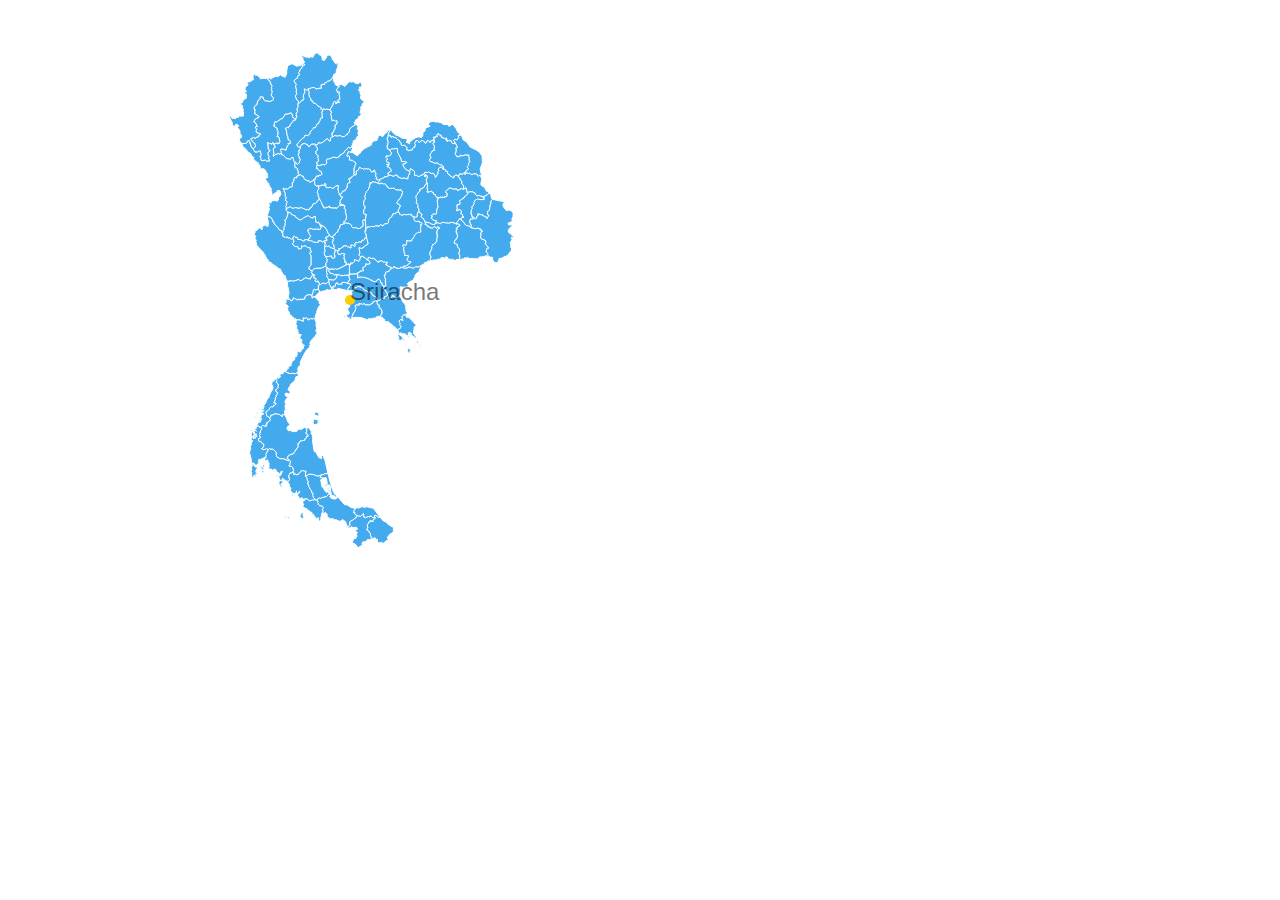
<file: index.html>
<!DOCTYPE html>
<html>
  <head>
    <meta http-equiv="Content-Type" content="text/html;charset=utf-8">
    <title></title>
    <script type="text/javascript" src="d3.v2.js"></script>
    <script type="text/javascript" src="lib/jquery/jquery.min.js"></script>
    <script type="text/javascript" src="lib/jquery-ui/jquery-ui.min.js"></script>
    <style type="text/css">

@import url("../../lib/jquery-ui/jquery-ui.css");

body, .ui-widget {
  font: 14px;
  font-family: "HelveticaNeue-Light", "Helvetica Neue Light", "Helvetica Neue", Helvetica, Arial, sans-serif;
font-weight: 300;
margin: 0;
}

svg {
  width: 960px;
  height: 800px;
  background: #ffffff;
}

line {
  stroke: brown;
  stroke-dasharray: 4,2;
}

path {
  fill: #ccc;
  stroke: #fff;
}
text {
  font-size: 24px;
font-family: "HelveticaNeue-Light", "Helvetica Neue Light", "Helvetica Neue", Helvetica, Arial, sans-serif;
font-weight: 300;
}

div {
  width: 960px;
}

    </style>
  </head>
  <body>
    
    <div id="map" class="map"></div>

 <script>
 var width = 960,
    height = 800,
    centered;


    var svg = d3.select("body").append("svg")
    .attr("width", width)
    .attr("height", height)
    .attr("id", "states");

    var g = svg.append("g")
    .attr("transform", "translate(" + width / 2 + "," + height / 2 + ")")
  .append("g")
    .attr("id", "states");


    var xym = d3.geo.albers();
    var path = d3.geo.path().projection(xym);

    xym.origin([100.931293,13.191816])
    xym.translate([350, 300])
    xym.parallels([24.6, 43.6])
    xym.scale(2000);




       d3.json("thailandWithName.json", function(data) {

        svg.selectAll("path").data(data.features)
        .enter().append("path")
        .attr("d", path)
        .style("fill", function() { return "#44aaee" })
        .on("mouseover", function(e){d3.select(this).style("fill", "#5522aa")})
        .on("mouseout", function(e){d3.select(this).style("fill", "#44aaee")})
        .on("click", click);


//var d = d3.selectAll("#states");
      svg.append("circle")
            .attr("r", 0)
            .style("fill","#FFCC00")
            .attr("transform", "translate(" + xym(xym.origin()).join(",") + ")")
            .transition()
            .duration(1000)
            .attr("r",5)
            .ease("elastic");

      svg.append("text")
            .attr("class","text")
            .style("opacity",0)
             .attr("transform", "translate(" + xym(xym.origin()).join(",") + ")")
            .text("Sriracha")
            .transition()
            .duration(1000)
            .delay(200)
            .style("opacity",1);

      var japan= svg.selectAll("path").data(data.features);
      // japan.transition().attr("transform","translate("+ xym.origin()[0]+50  +","+ xym.origin()[1]+50 + ")");
      //japan.transition().attr("transform","scale(1.5)");


      });

function click(d) {
  var x = 0,
      y = 0,
      k = 1;

  if (d && centered !== d) {
    var centroid = path.centroid(d);
    x = -centroid[0];
    y = -centroid[1];
    k = 4;
    centered = d;
  } else {
    centered = null;
  }

  g.selectAll("path")
      .classed("active", centered && function(d) { return d === centered; });

  g.transition()
      .duration(1000)
      .attr("transform", "scale(" + k + ")translate(" + x + "," + y + ")")
      .style("stroke-width", 1.5 / k + "px");
}




  </script>

   
  </body>
</html>
</file>
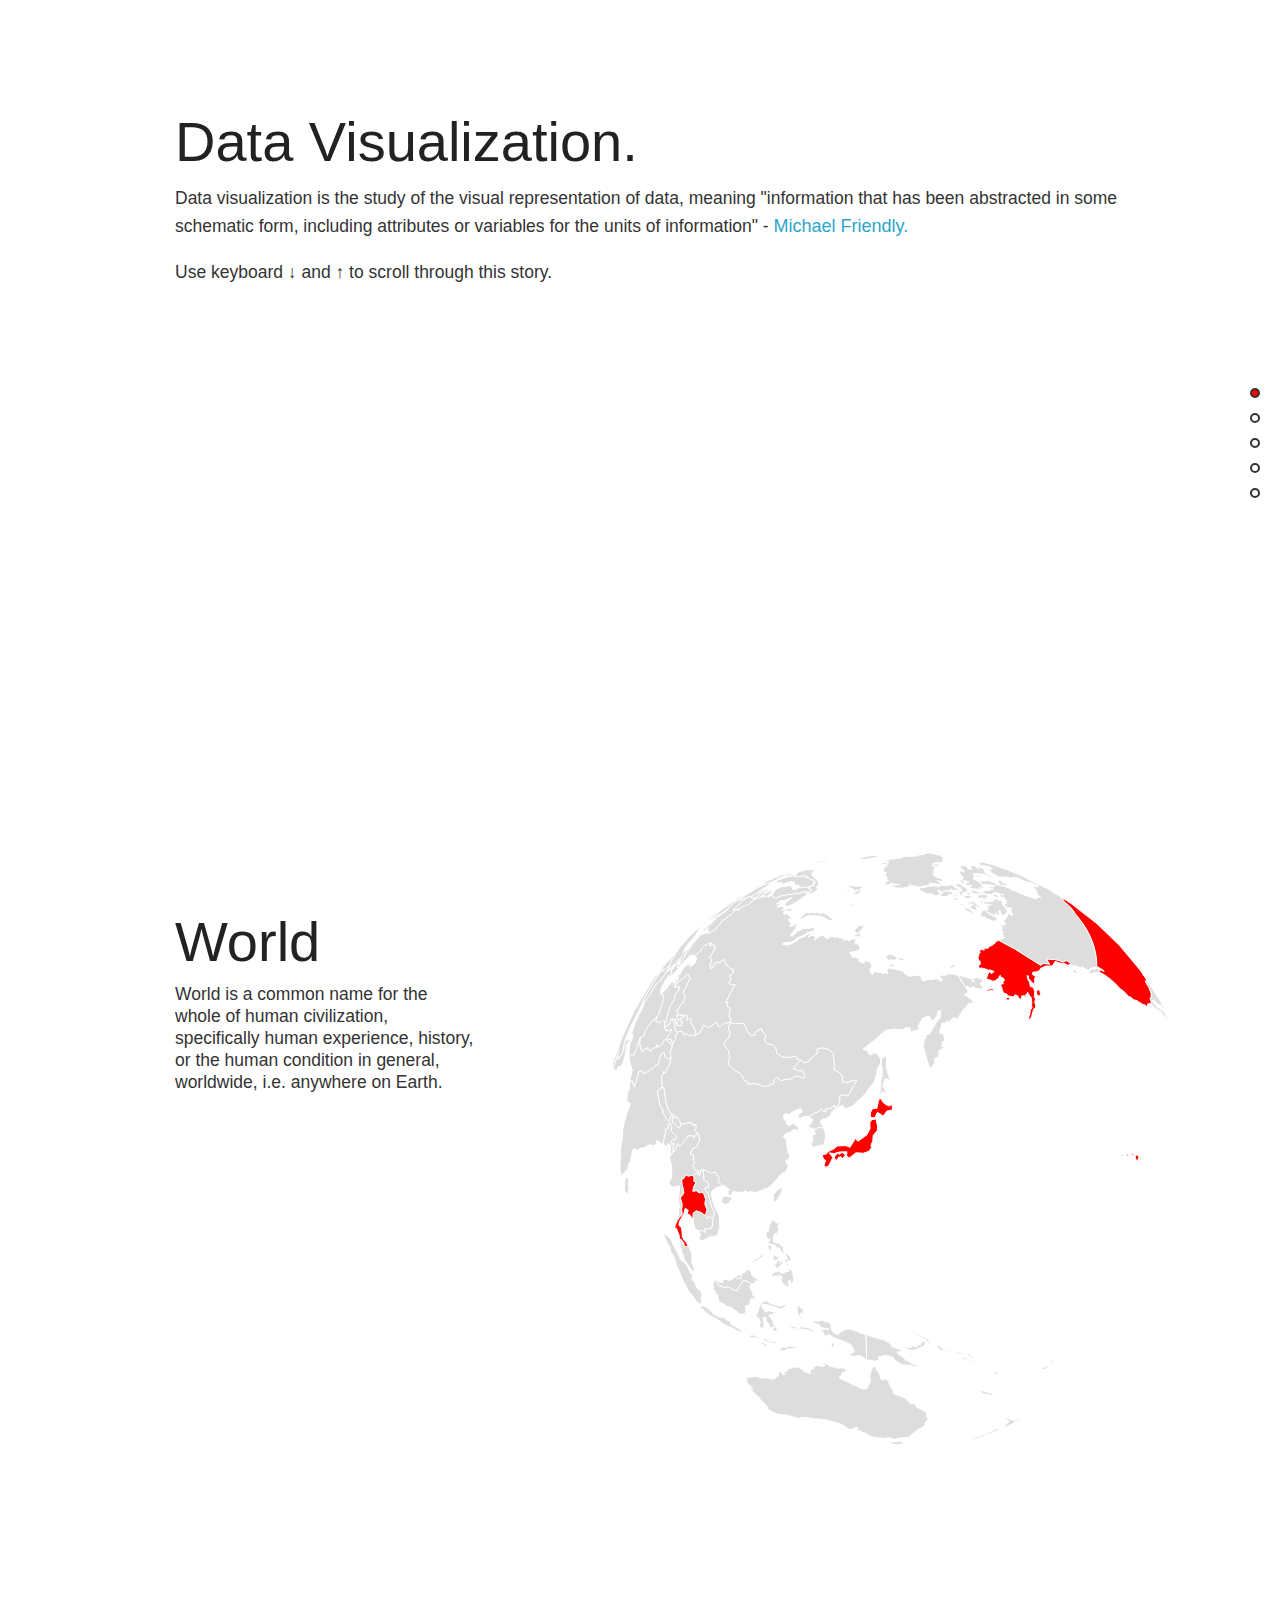
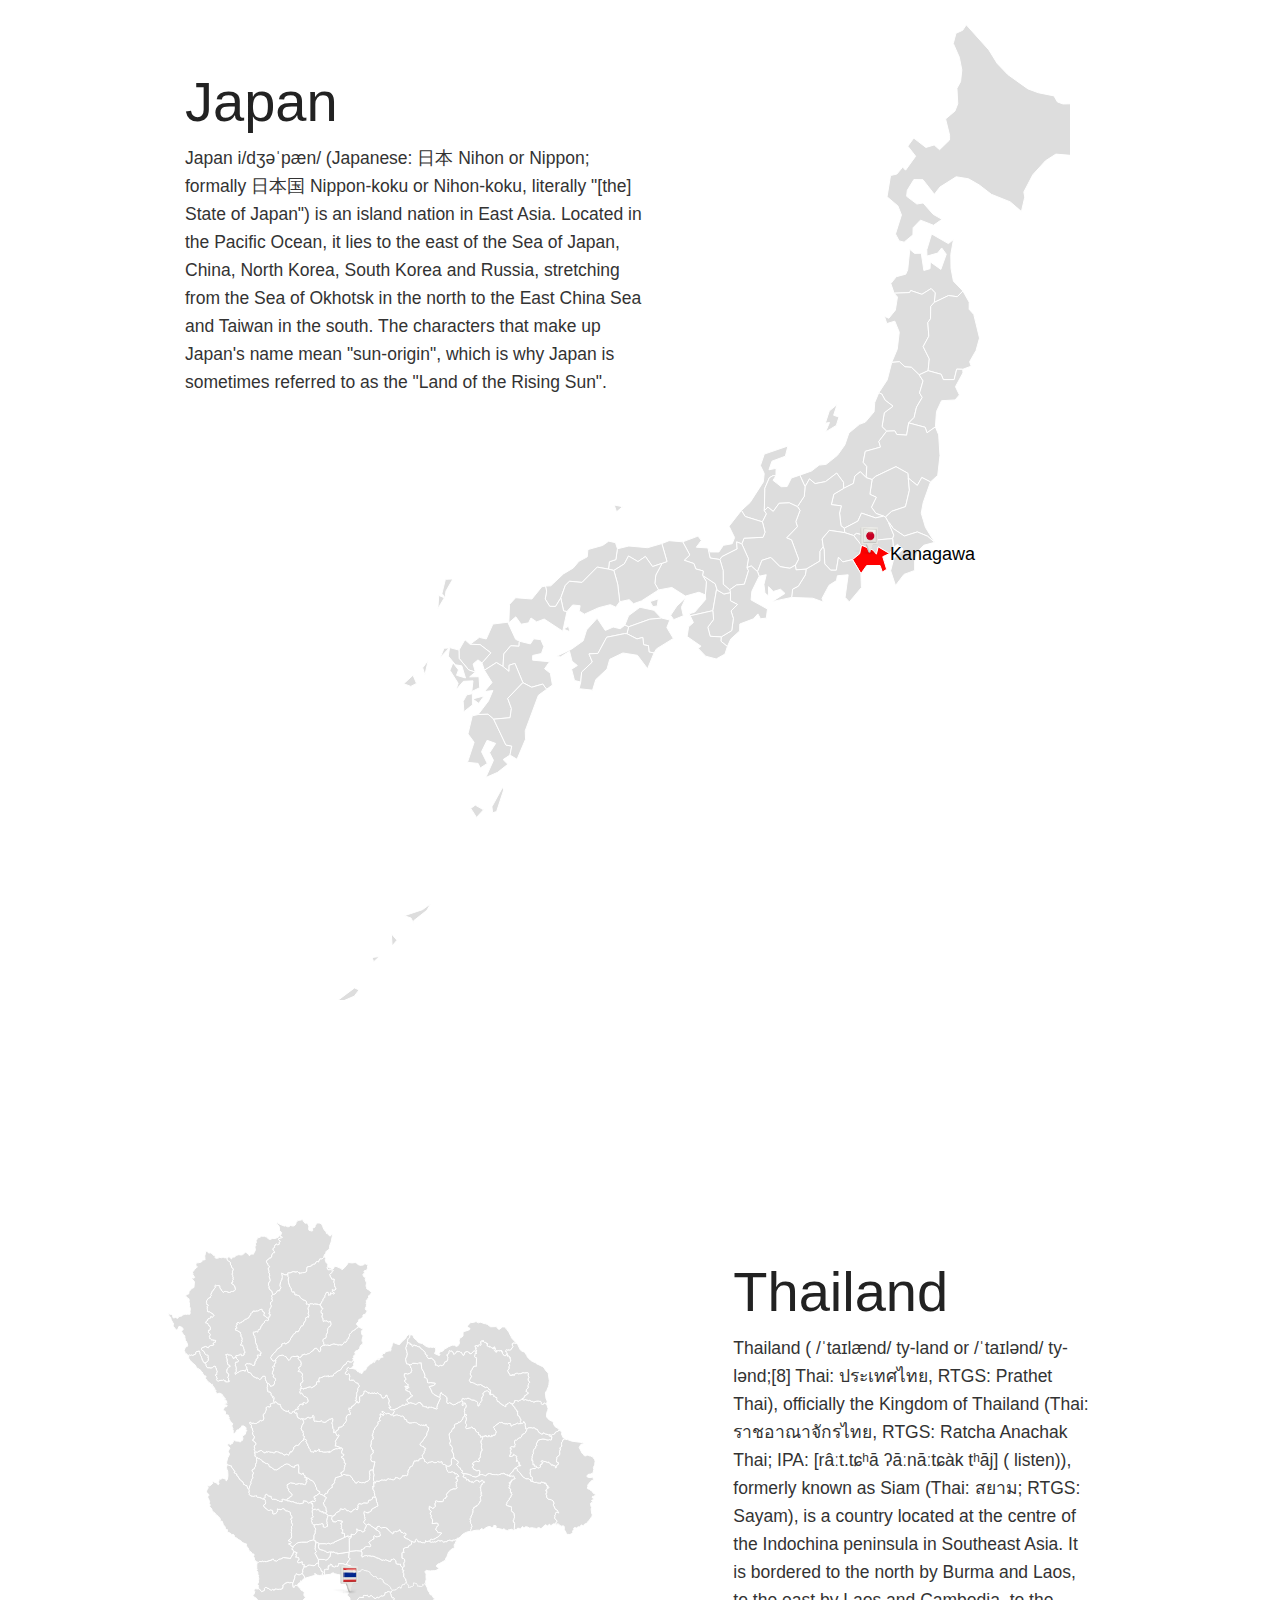
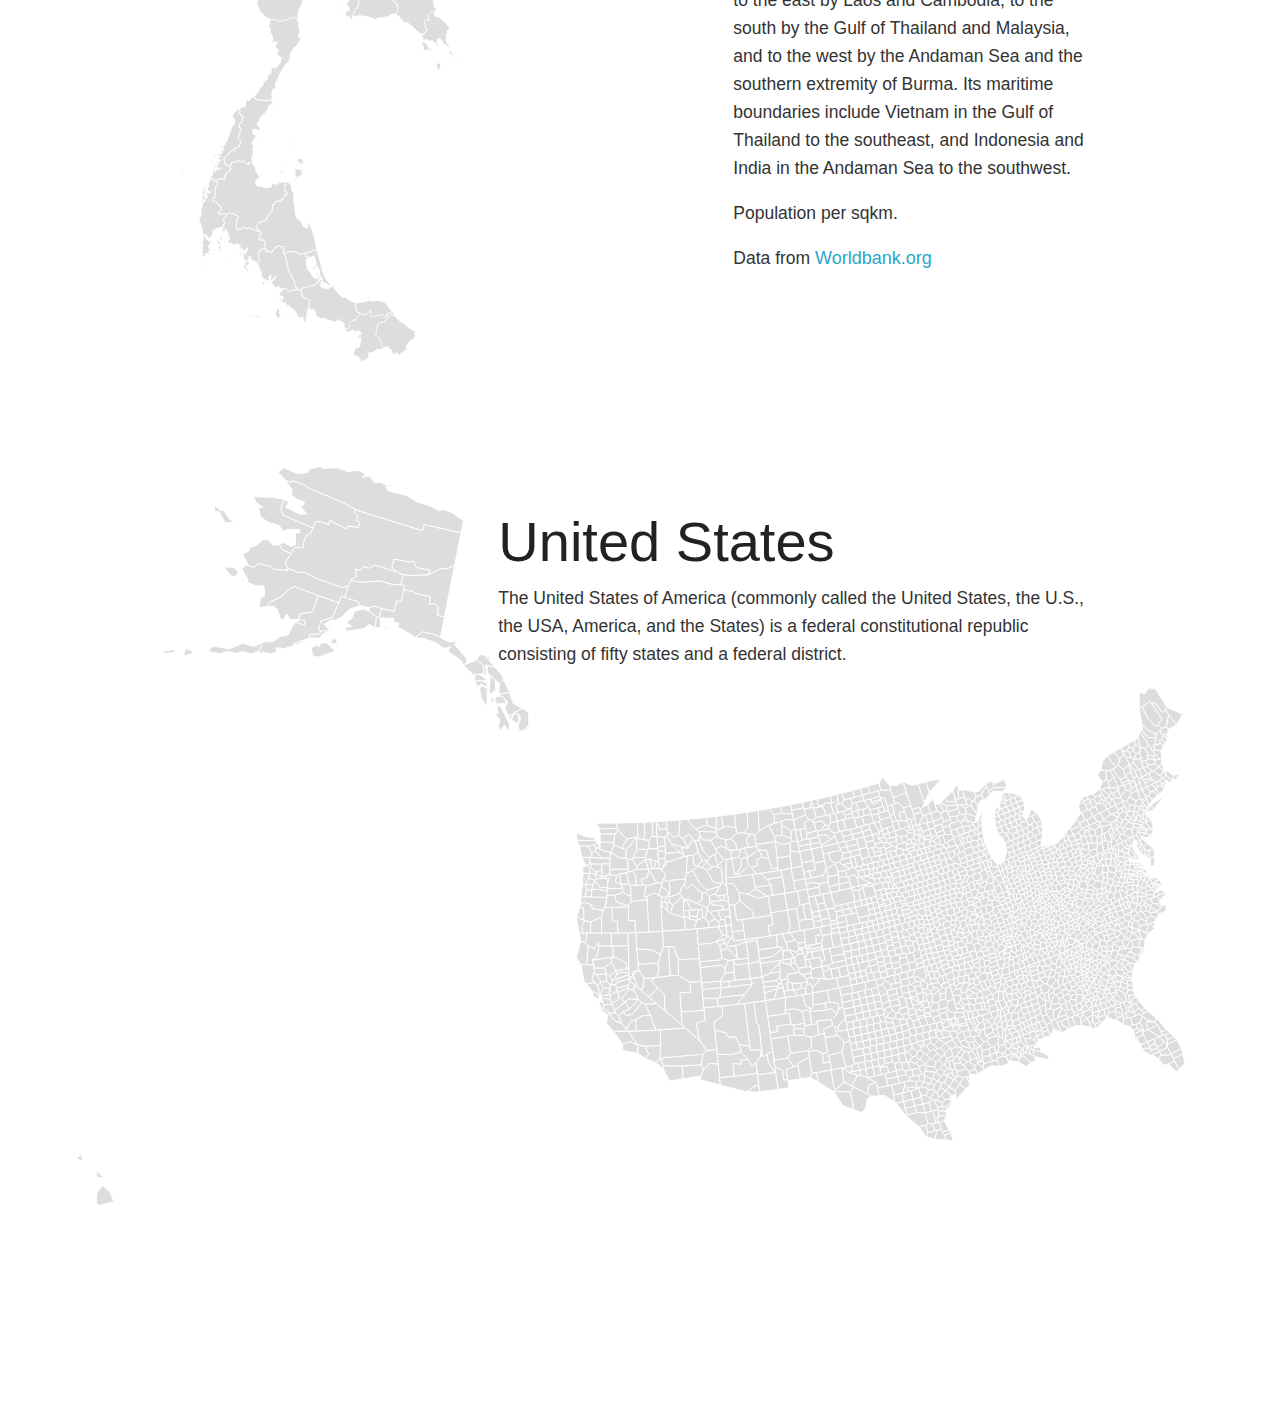
<file: slide/index.html>
<!DOCTYPE html>
<html xmlns="http://www.w3.org/1999/xhtml">
<head>
<meta http-equiv="Content-Type" content="text/html; charset=utf-8" />
<title>Data Visualization</title>
<!--<link href='http://fonts.googleapis.com/css?family=Lora' rel='stylesheet' type='text/css'>-->
<link href='http://fonts.googleapis.com/css?family=PT+Sans' rel='stylesheet' type='text/css'>

<!-- Included CSS Files (Compressed) -->
  <link rel="stylesheet" href="../foundation/css/foundation.min.css">

  <link href="style.css" rel="stylesheet" type="text/css" />

<script src="js/jquery-1.8.2.min.js"></script>
<script src="js/jquery.scrollTo-1.4.3.1.min.js"></script>
<script type="text/javascript" src="scripts/jquery.parallax-1.1.js"></script>
<script src="js/jquery.easing.1.3.js"></script>
<script src="js/jquery.scrollorama.js"></script>
<script src="js/jquery.scrolldeck.js"></script>
<script src="js/waypoints.min.js"></script>

  <script type="text/javascript" src="../d3.v2.js"></script>



  <script src="../foundation/js/modernizr.foundation.js"></script>

  <!-- IE Fix for HTML5 Tags -->
  <!--[if lt IE 9]>
    <script src="http://html5shiv.googlecode.com/svn/trunk/html5.js"></script>
  <![endif]-->

<script type="text/javascript">
$(document).ready(function(){
	//$('#nav').localScroll(800);
	
	// var scrollorama = $.scrollorama({
 //        blocks:'.slide'
 //    });
 //    scrollorama.animate('#parallaxTitle',{ delay: 0, duration: 500, property:'top', start:20, end:800 });
 //    scrollorama.animate('#parallaxTitle',{ delay: 0, duration: 500, property:'opacity', end:0 });


	RepositionNav();
	
	$(window).resize(function(){
		RepositionNav();
	});	
	
	//.parallax(xPosition, adjuster, inertia, outerHeight) options:
	//xPosition - Horizontal position of the element
	//adjuster - y position to start from
	//inertia - speed to move relative to vertical scroll. Example: 0.1 is one tenth the speed of scrolling, 2 is twice the speed of scrolling
	//outerHeight (true/false) - Whether or not jQuery should use it's outerHeight option to determine when a section is in the viewport

	$('#intro').parallax("50%", 0, 0.1, true);
	$('#world').parallax("50%", 200, 0.1, true);
	$('#japan').parallax("50%", 700, 0.1, true);
	$('#thailand').parallax("50%", 2750, 0.3, true);

	var deck = new $.scrolldeck({
		slides: '.slide',
		buttons: '#nav li a',
		easing: 'easeInOutExpo'
	});


 	loadWordMap();
 	renderJapanMap();
	renderThailandMap();
 	loadSFmap();

    $('#thailand').waypoint(function() {
 
	populateThailandDensity();
 	 });
})
</script>
</head>

<body>
	<ul id="nav">
		<li><a href="#intro" title="Next Section"></a></li>
		 <li><a href="#world" title="Next Section"></a></li>
	    <li><a href="#japan" title="Next Section"></a></li>
	    <li><a href="#thailand" title="Next Section"></a></li>
	   <li><a href="#sf" title="Next Section"></a></li>
	</ul>
	
	<div id="intro" class="slide">
		
		<div  class="story">
		
			<div  class="bigtitle"><h1>Data Visualization.</h1></div>
			<p>Data visualization is the study of the visual representation of data, meaning "information that has been abstracted in some schematic form, including attributes or variables for the units of information" - <a href="http://www.math.yorku.ca/SCS/Gallery/milestone/milestone.pdf">Michael Friendly.</a></p>
			<p>Use keyboard ↓ and ↑ to scroll through this story.</p>
			
		 </div> <!-- .six columns -->
		
		</div> <!--.story-->

		
		
	</div> <!--#intro-->
	<div id="world" class="slide">
		<div  class="story">
			<div class="bigtitle"><h1>World</h1></div>
			<div id="subtitle">World is a common name for the whole of human civilization, specifically human experience, history, or the human condition in general, worldwide, i.e. anywhere on Earth.</div>
	
			<div id="worldmap" class="worldmap" ></div>
		</div> <!--.story-->
	</div> <!-- world -->

	<div id="japan" class="slide">
		
		<div class="row">
			
		<div id="map" class="map" ></div>
		</div><!--#row-->

		<div class="row">
		<div  class="story">

	    	<div class="six columns">
			<!-- <span class="or-block animate-in" data-build="1" data-animation="fly-in-left"> --><div class="bigtitle"><h1>Japan</h1></div><!-- </span> -->
	        <p >Japan i/dʒəˈpæn/ (Japanese: 日本 Nihon or Nippon; formally 日本国  Nippon-koku or Nihon-koku, literally "[the] State of Japan") is an island nation in East Asia. Located in the Pacific Ocean, it lies to the east of the Sea of Japan, China, North Korea, South Korea and Russia, stretching from the Sea of Okhotsk in the north to the East China Sea and Taiwan in the south. The characters that make up Japan's name mean "sun-origin", which is why Japan is sometimes referred to as the "Land of the Rising Sun".</p>
	        </div>
			
	    </div> <!--.story-->
		</div><!--#row-->
		

	</div> <!--#second-->
	
	<div id="thailand" class="slide">
		  
		<div class="story">
			<span class="or-block animate-in">
			<div id="thailandmap" class="thailandmap" ></div>
			</span>

			 <div class="row">
			<div class="six columns">
				
			</div>
			   <div class="one columns"></div>
	    	<div class="five columns">
			<span class="or-block animate-in" data-build="1" data-animation="fly-in-left"><div class="bigtitle"><h1>Thailand</h1></div></span>
	        <p class="or-block animate-in" data-build="2" data-animation="fly-in-right">Thailand ( /ˈtaɪlænd/ ty-land or /ˈtaɪlənd/ ty-lənd;[8] Thai: ประเทศไทย, RTGS: Prathet Thai), officially the Kingdom of Thailand (Thai: ราชอาณาจักรไทย, RTGS: Ratcha Anachak Thai; IPA: [râːt.tɕʰā ʔāːnāːtɕàk tʰāj] ( listen)), formerly known as Siam (Thai: สยาม; RTGS: Sayam), is a country located at the centre of the Indochina peninsula in Southeast Asia. It is bordered to the north by Burma and Laos, to the east by Laos and Cambodia, to the south by the Gulf of Thailand and Malaysia, and to the west by the Andaman Sea and the southern extremity of Burma. Its maritime boundaries include Vietnam in the Gulf of Thailand to the southeast, and Indonesia and India in the Andaman Sea to the southwest.</p>
	        <p>Population per sqkm.</p>
	        <p>Data from <a href="http://maps.worldbank.org/overlays/4242" target="_blank">Worldbank.org</a></p>
	        </div>
	     
	         </div><!--#row-->
	    </div> <!--.story-->
	   
	   <!--  <div class="row">
			<span class="or-block animate-in">
			<div id="thailandmap" class="thailandmap" ></div>
			</span>
		</div><!--#row--> -->
	</div> <!--#third-->
	
	<div id="sf" class="slide">
		  
		<div class="story">
			<div class="row">
			<div class="four columns"></div>
			<div class="eight columns"><span class="or-block animate-in" data-build="1" data-animation="fly-in-left"><div class="bigtitle"><h1>United States</h1></div></span>
			<span class="or-block animate-in" data-build="2"><p>The United States of America (commonly called the United States, the U.S., the USA, America, and the States) is a federal constitutional republic consisting of fifty states and a federal district.
			</p></span>
		</div>
</div> <!-- row -->
			<span class="or-block animate-in" data-build="3"><div id="sfmap" class="sfmap" ></div></span>
		</div> <!--.story-->
	</div> <!--#sf-->

 <script>



function renderThailandMap(){

var pinSriracha;

 var width = 900,
    height = 1000,
    centered;

 	var svg = d3.select(".thailandmap").append("svg")
    .attr("width", width)
    .attr("height", height);
    //.attr("id", "thailand");
  	var thailandxym = d3.geo.albers();
    var thailandpath = d3.geo.path().projection(thailandxym);

    thailandxym.origin([100.931293,13.191816])
    thailandxym.translate([200, 390])
    thailandxym.parallels([24.6, 43.6])
    thailandxym.scale(3000);

	var provinceColor="#ddd";
	var mouseOverColor="#0B4199";
	var tooltip;


	function tooltipName(text,pos){

		tooltip = d3.select("body")
		.append("div")
		.attr("class","alert-box")
		.style("position", "absolute")
		.style("z-index", "10")
		.style("visibility", "hidden")
		.text(text);
	}


	function animateDrop(){
	pinSriracha=svg.selectAll(".pinSriracha");
					pinSriracha
			 		.transition()
			 		.delay(0)
			 		.ease("linear")
			 		.duration(450)
	 				.attr("transform", "translate(" + (thailandxym(thailandxym.origin())[0]-22) +"," + (thailandxym(thailandxym.origin())[1]-30) + ")")
	 				.each("end",animateLift);
	}

	function animateLift(){
	pinSriracha=svg.selectAll(".pinSriracha");
			pinSriracha
			.transition()
			.delay(0)
			.ease("linear")
			.duration(500)
			.attr("transform", "translate(" + (thailandxym(thailandxym.origin())[0]-22) +"," + (thailandxym(thailandxym.origin())[1]-40) + ")")
			.each("end",animateDrop);

	}
	
 	d3.json("../thailandwithdensity.json", function(data) {


        svg.selectAll("path").data(data.features)
        .enter().append("path")
        .attr("d", thailandpath)
        .attr("class","province")
        .attr("density",function(p){return p.properties.p})
        .attr("id",function(p){
			return p.properties.name.replace(" ","");
        })
		.style("fill", function(p) { 
			//I am going to fill the color when user scrolls to Thailand slide .
			//console.log(p.properties.p);
			//return getColor(p.properties.p);

			// if (p.properties.name.toLowerCase()=="ChonBuri".toLowerCase())
			// 	return mouseOverColor;
			// else
        		return provinceColor 


        })
        .on("mouseover", function(e){
        	//d3.select(this).style("fill", mouseOverColor)
			//console.log(d3.mouse(this));
			var mousePos=d3.mouse(this);

        	tooltipName(e.properties.name + "\n" + e.properties.p,mousePos);
			tooltip.style("visibility", "visible");
		
        })
        .on("mouseout", function(e){

        	//d3.select(this).style("fill", e.properties.name=="ChonBuri"?mouseOverColor:provinceColor)
        	tooltip.style("visibility", "hidden");
        })
        .on("mousemove", function(){return tooltip.style("top", (event.pageY-10)+"px").style("left",(event.pageX+10)+"px");});
       
	

		svg.append("svg:image")
            .attr("class","pinSriracha")
            .attr("transform", "translate(" + (thailandxym(thailandxym.origin())[0]-22) +"," + (thailandxym(thailandxym.origin())[1]-500) + ")")
            .attr("width", 44)
     		.attr("height", 44)
            .attr("xlink:href", "images/pinThailand.png")
            .transition()
            .delay(0)
            .duration(400)
            .ease("sin")
            .attr("transform", "translate(" + (thailandxym(thailandxym.origin())[0]-22) +"," + (thailandxym(thailandxym.origin())[1]-30) + ")")
        .each("end",animateLift);

 	});
		 





 }
	
 	function populateThailandDensity(){

 		function getColor(d) {
	    return d > 1000 ? 'rgb(8,48,107)' :
	           d > 500  ? 'rgb(8,81,156)' :
	           d > 200  ? 'rgb(33,113,181)' :
	           d > 100  ? 'rgb(66,146,198)' :
	           d > 50   ? 'rgb(107,174,214)' :
	           d > 20   ? 'rgb(158,202,225)' :
	           d > 10   ? 'rgb(198,219,239)' :
	                      'rgb(222,235,247)';
		}	
		
      	   	var svg = d3.select(".thailandmap").select("svg")
      	   	.selectAll("path").transition().delay( function( d, i ) { return 50 * i; } ).style("fill",function(p){

      	   			var density =d3.select(this).attr("density");
      	   			return getColor(density);
      	   	});
	};

function renderJapanMap(){



 var width = 900,
    height = 1000,
    centered;


var pinKanagawa;





    var svg = d3.select(".map").append("svg")
    .attr("width", width)
    .attr("height", height)
   

  

    var xym = d3.geo.albers();
    var path = d3.geo.path().projection(xym);

    xym.origin([139.334468,35.580826])
    xym.translate([700, 550])
    xym.parallels([24.6, 43.6])
    xym.scale(3000);

   


var provinceColor="#ddd";
var mouseOverColor="red";

		

       d3.json("../japan.json", function(data) {

        svg.selectAll("path").data(data.features)
        .enter().append("path")
        .attr("d", path)
        .attr("class","province")
        .attr("id",function(p){
			return p.properties.name;
        })
        .style("fill", function(p) { 
			if (p.properties.name=="Kanagawa")
				return mouseOverColor;
			else
        		return provinceColor 
        })
        .on("mouseover", function(e){
        	d3.select(this).style("fill", mouseOverColor)
			//console.log(d3.mouse(this));
			var mousePos=d3.mouse(this);

        	tooltipName(e.properties.name,mousePos);
			tooltip.style("visibility", "visible");
        })
        .on("mouseout", function(e){

        	d3.select(this).style("fill", e.properties.name=="Kanagawa"?mouseOverColor:provinceColor)
        	tooltip.style("visibility", "hidden");
        })
        .on("mousemove", function(){return tooltip.style("top", (event.pageY-10)+"px").style("left",(event.pageX+10)+"px");});
       
	
      


    svg.append("text")
            .attr("class","alert-box alert")
            .style("opacity",0)
             .attr("transform", "translate(" + (xym(xym.origin())[0]+20) +"," + (xym(xym.origin())[1]+10) + ")")
            .text("Kanagawa")
            .transition()
            .duration(1000)
            .delay(200)
            .style("opacity",1);

 	svg.append("svg:image")
            .attr("class","pin")
            .attr("transform", "translate(" + (xym(xym.origin())[0]-22) +"," + (xym(xym.origin())[1]-500) + ")")
            .attr("width", 44)
     		.attr("height", 44)
            .attr("xlink:href", "images/pinJapan.png")
            .transition()
            .delay(0)
            .duration(400)
            .ease("sin")
            .attr("transform", "translate(" + (xym(xym.origin())[0]-22) +"," + (xym(xym.origin())[1]-30) + ")")
            .each("end",animateLift);


      });
var tooltip;


function tooltipName(text,pos){

	tooltip = d3.select("body")
	.append("div")
	.attr("class","alert-box alert")
	.style("position", "absolute")
	.style("z-index", "10")
	.style("visibility", "hidden")
	.text(text);
}

function animateDrop(){
pinKanagawa=svg.selectAll(".pin");
				pinKanagawa
		 		.transition()
		 		.delay(0)
		 		.ease("linear")
		 		.duration(450)
 				.attr("transform", "translate(" + (xym(xym.origin())[0]-22) +"," + (xym(xym.origin())[1]-30) + ")")
 				.each("end",animateLift);
}

function animateLift(){
pinKanagawa=svg.selectAll(".pin");
		pinKanagawa
		.transition()
		.delay(0)
		.ease("linear")
		.duration(500)
		.attr("transform", "translate(" + (xym(xym.origin())[0]-22) +"," + (xym(xym.origin())[1]-40) + ")")
		.each("end",animateDrop);

}


}


function loadWordMap(){


 	var width = 700,
    height = 700,
    centered;
    var plainColor="#ddd";
	var mouseOverColor="red";

    var svg = d3.select(".worldmap").append("svg")
    .attr("width", width)
    .attr("height", height)
    .on('mousedown', mousedown);
   
	var projection=d3.geo.azimuthal();
	projection
	.mode("orthographic")
	.origin([139.334468,35.580826])
	.scale(300).translate([350,330]);

	var circle = d3.geo.greatCircle()
    .origin(projection.origin());

// TODO fix d3.geo.azimuthal to be consistent with scale
var scale = {
  orthographic: 380,
  stereographic: 380,
  gnomonic: 380,
  equidistant: 380 / Math.PI * 2,
  equalarea: 380 / Math.SQRT2
};



  	var path=d3.geo.path().projection(projection);

	d3.json("../world-countries.json", function(collection) {
		  	feature=d3.select("svg").selectAll("path")
		    .data(collection.features)
		   	.enter().append("path")
		    .attr("d", path)
		    .attr("id",function(p){
					return p.id;
		    })
		    .style("fill", function(p) { 
					if (p.properties.name=="Japan" || p.properties.name=="Thailand" || p.id=="USA")
						return mouseOverColor;
					else
		        		return plainColor 
		     })
		    .on("mouseover", function(e){
		        	d3.select(this).style("fill", mouseOverColor)
					var mousePos=d3.mouse(this);

		        	tooltipName(e.properties.name,mousePos);
					tooltip.style("visibility", "visible");
					
		    })
		    .on("mouseout", function(e){

		        	d3.select(this).style("fill", e.properties.name=="Kanagawa"?mouseOverColor:plainColor)
		        	tooltip.style("visibility", "hidden");
		    })
		    .on("mousemove", function(){return tooltip.style("top", (event.pageY-10)+"px").style("left",(event.pageX+10)+"px");});
	startAnimation();	
});




function startAnimation() {
  done = false;
  d3.timer(function() {
    var origin = projection.origin();
   origin =[origin[0] +0.16, origin[1] ];
    projection.origin(origin);
    circle.origin(origin);
    refresh();


  });
}


//d3.timer(move(),1000);

d3.select(window).on('mousemove', mousemove)
                 .on('mouseup', mouseup);
var m0,
    o0;

function mousedown() {
  m0 = [d3.event.pageX, d3.event.pageY];

  o0 = projection.origin();
  d3.event.preventDefault();

}



function mousemove() {
  if (m0) {
    var m1 = [d3.event.pageX, d3.event.pageY],
        o1 = [o0[0] + (m0[0] - m1[0]) / 8, o0[1] + (m1[1] - m0[1]) / 8];
    projection.origin(o1);
    circle.origin(o1)
    refresh();
  }
}

function mouseup() {
  if (m0) {
    mousemove();
    m0 = null;
  }
}

function refresh(duration) {
  (duration ? feature.transition().duration(duration) : feature).attr("d", clip);
}

function clip(d) {
  return path(circle.clip(d));
}


var tooltip;
function tooltipName(text,pos){

	tooltip = d3.select("body")
	.append("div")
	.attr("class","alert-box alert")
	.style("position", "absolute")
	.style("z-index", "10")
	.style("visibility", "hidden")
	.text(text);
}





}

function loadSFmap(){


 var width = 1400,
    height = 1000,
    centered;

    var svg = d3.select("#sfmap").append("svg")
    .attr("width", width)
    .attr("height", height);
   

 
    var projection = d3.geo.albers().scale(width)
    .translate([-100, 100]);

    projection.origin([-122.4183,37.7750])
    projection.scale(900);

    var path = d3.geo.path().projection(projection);

   

   


	var provinceColor="#ddd";
	var mouseOverColor="red";

	svg.append("rect")
    .attr("class", "background")
    .style("fill","transparent")
    .attr("width", width)
    .attr("height", height)
    .on("click", click);

	var g = svg.append("g")
    .attr("transform", "translate(" + width / 2 + "," + height / 2 + ")")
  	.append("g")
    .attr("id", "states");


    d3.json("../us-counties.json", function(data) {

        g.selectAll("path").data(data.features)
        .enter().append("path")
        .attr("d", path)
        .style("fill", function(p) { 
        		return provinceColor 
        })
        .on("mouseover", function(e){
        	d3.select(this).style("fill", mouseOverColor)
			var mousePos=d3.mouse(this);
        	tooltipName(e.properties.name,mousePos);
			tooltip.style("visibility", "visible");
        })
        .on("mouseout", function(e){
        	d3.select(this).style("fill", provinceColor);
        	tooltip.style("visibility", "hidden");
        })
        .on("mousemove", function(){return tooltip.style("top", (event.pageY-10)+"px").style("left",(event.pageX+10)+"px");})
        .on("click", click); //when click on path call click;
       
	
      


  //   svg.append("text")
  //           .attr("class","alert-box alert")
  //           .style("opacity",0)
  //            .attr("transform", "translate(" + (projection(projection.origin())[0]+20) +"," + (projection(projection.origin())[1]+10) + ")")
  //           .text("San Francisco")
  //           .transition()
  //           .duration(1000)
  //           .delay(200)
  //           .style("opacity",1);

 	// svg.append("svg:image")
  //           .attr("class","pin")
  //           .attr("transform", "translate(" + (projection(projection.origin())[0]-22) +"," + (projection(projection.origin())[1]-500) + ")")
  //           .attr("width", 44)
  //    		.attr("height", 44)
  //           .attr("xlink:href", "images/pingoogle.png")
  //           .transition()
  //           .delay(0)
  //           .duration(400)
  //           .ease("sin")
  //           .attr("transform", "translate(" + (projection(projection.origin())[0]-22) +"," + (projection(projection.origin())[1]-30) + ")")
  //           .each("end",animateLift);


    });
	
	function click(d) {
	
	  var x = 0,
	      y = 0,
	      k = 1;

	  if (d && centered !== d) {
	    var centroid = path.centroid(d);
	    x = -centroid[0];
	    y = -centroid[1];
	    k = 4;
	    centered = d;
	  } else {
	    centered = null;
	  }
		

	  g.selectAll("path")
	      .classed("active", centered && function(d) { return d === centered; });
		
	  g.transition()
	      .duration(1000)
	      .attr("transform", "scale(" + k + ")translate(" + x + "," + y + ")")
	      .style("stroke-width", 1 / k + "px");

	}

	var tooltip;
	function tooltipName(text,pos){

		tooltip = d3.select("body")
		.append("div")
		.attr("class","alert-box alert")
		.style("position", "absolute")
		.style("z-index", "10")
		.style("visibility", "hidden")
		.text(text);
	}
	

}


  </script>



</body>
</html>
</file>
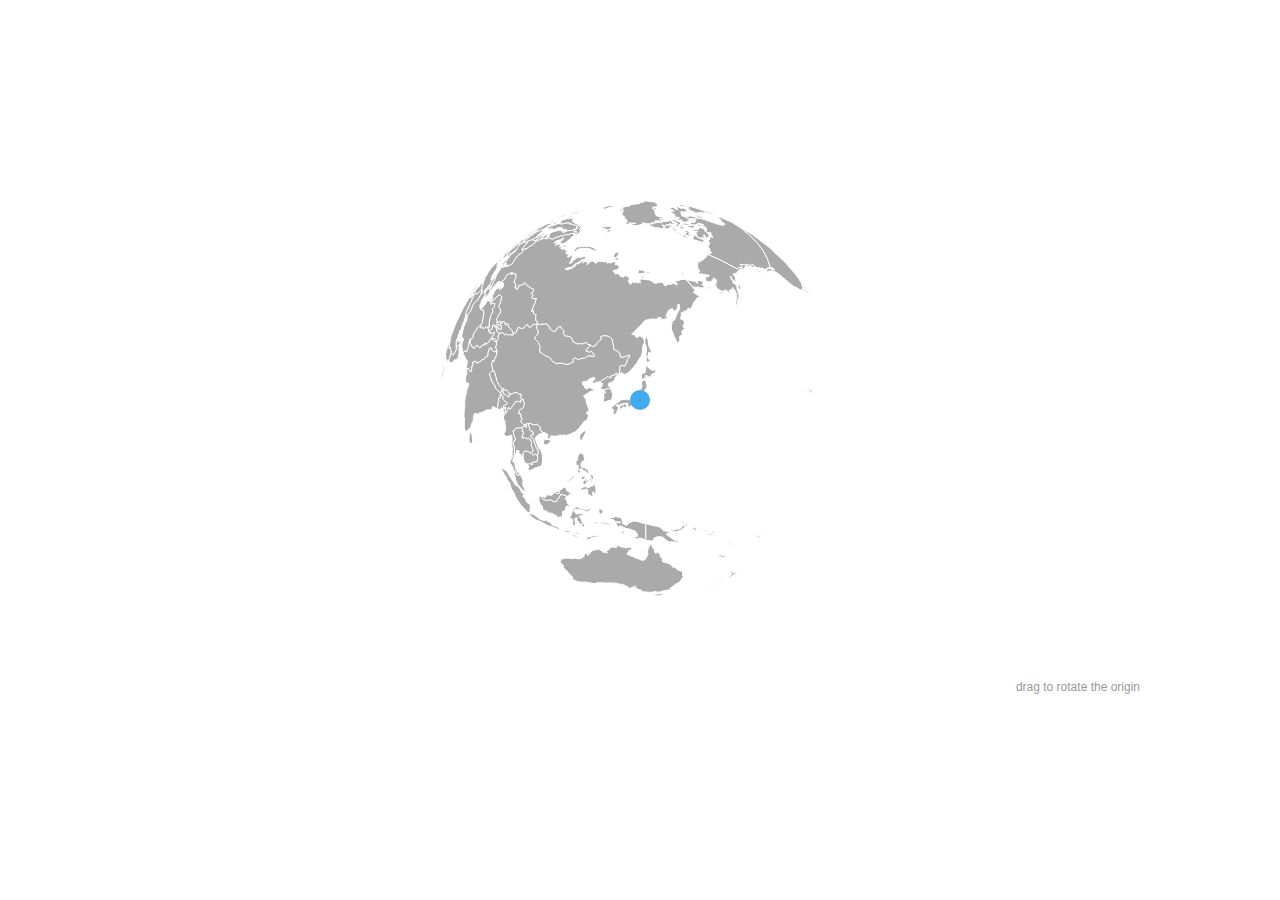
<file: world.html>
<!DOCTYPE html>
<html>
  <head>
    <meta http-equiv="Content-Type" content="text/html;charset=utf-8"/>
    <script type="text/javascript" src="d3.v2.js"></script>
    <script type="text/javascript" src="d3.geo.js"></script>
    <link type="text/css" rel="stylesheet" href="colorbrewer/colorbrewer.css"/>
    <style type="text/css">
body {
  overflow: hidden;
  margin: 0;
  font-size: 14px;
  font-family: "Helvetica Neue", Helvetica;
}

#chart, #header, #footer {
  position: absolute;
  top: 0;
}

#header, #footer {
  z-index: 1;
  display: block;
  font-size: 36px;
  font-weight: 300;
  text-shadow: 0 1px 0 #fff;
}

#header.inverted, #footer.inverted {
  color: #fff;
  text-shadow: 0 1px 4px #000;
}

#header {
  top: 80px;
  left: 140px;
  width: 1000px;
}

#footer {
  top: 680px;
  right: 140px;
  text-align: right;
}

rect {
  fill: none;
  pointer-events: all;
}

pre {
  font-size: 18px;
}

line {
  stroke: #000;
  stroke-width: 1.5px;
}

.string, .regexp {
  color: #f39;
}

.keyword {
  color: #00c;
}

.comment {
  color: #777;
  font-style: oblique;
}

.number {
  color: #369;
}

.class, .special {
  color: #1181B8;
}

a:link, a:visited {
  color: #000;
  text-decoration: none;
}

a:hover {
  color: #666;
}



.hint {
  position: absolute;
  right: 0;
  width: 1280px;
  font-size: 12px;
  color: #999;
}
svg {
  width: 1280px;
  height: 800px;
  pointer-events: all;
}

circle {
  fill: #dbe4f0;
}

path {
  fill: #aaa;
  stroke: #fff;
}

.focus{
fill:#FFCC00;
#states .active {
  fill: steelblue;
}
}

    </style>
  </head>
  <body>
    <div id="body">
      <div id="footer">
     
        <div class="hint">drag to rotate the origin</div>
       
      </div>
    </div>
    <script type="text/javascript">

var focusCircle;
var japan;
var feature;
var zoomScale=200;
var width = 1280,
    height = 800,
    centered;

var projection = d3.geo.azimuthal()
    .scale(zoomScale)
    .origin([139.334468,35.580826])
    .mode("orthographic")
    .translate([640, 400]);

var circle = d3.geo.greatCircle()
    .origin(projection.origin());

// TODO fix d3.geo.azimuthal to be consistent with scale
var scale = {
  orthographic: 380,
  stereographic: 380,
  gnomonic: 380,
  equidistant: 380 / Math.PI * 2,
  equalarea: 380 / Math.SQRT2
};

var path = d3.geo.path()
    .projection(projection);

var svg = d3.select("#body").append("svg:svg")
    .attr("width", 1280)
    .attr("height", 800)

svg.append("rect")
    .attr("class", "background")
    .attr("width", width)
    .attr("height", height)
    .on("click", click);

var g = svg.append("g")
    .attr("transform", "translate(" + width / 2 + "," + height / 2 + ")")
  .append("g")
    .attr("id", "states");

d3.json("world-countries.json", function(data) {
  feature = svg.selectAll("path")
      .data(data.features)
     .enter().append("svg:path")
     .attr("class",function(c) { return c.id;})
      .attr("d", clip)
       .on("click", click);

japan = svg.selectAll(".JPN");
var japanData= japan.data()[0];
//click(japanData);
//this.click(japan.attr("path"));
//focusCircle.attr("class","JPN focus");  


svg.append("circle")
 .attr("r", 0)
.attr("class","circle")
            .style("opacity","1")
            .style("fill","#44aaee")
            .attr("transform", "translate(" + projection(projection.origin()).join(",") + ")")
            .transition()
            .duration(1000)
            .attr("r",10)
            .ease("elastic");



});


function click(d) {
console.log(d);
  var x = 0,
      y = 0,
      k = 1;

  if (d && centered !== d) {
    var centroid = path.centroid(d);
    x = -centroid[0];
    y = -centroid[1];
    k = 4;
    centered = d;
  } else {
    centered = null;
  }


  g.selectAll("path")
      .classed("active", centered && function(d) { return d === centered; });

 feature.transition()
      .duration(1000)
      .attr("transform", "scale(" + k + ")translate(" + (x+160) + "," + (y+100) + ")")
      .style("stroke-width", 1.5 / k + "px");
}


d3.select(window)
    .on("mousemove", mousemove)
    .on("mouseup", mouseup);

d3.select("select").on("change", function() {
  projection.mode(this.value).scale(scale[this.value]);
  refresh(750);
});


var m0,
    o0;

function mousedown() {
  m0 = [d3.event.pageX, d3.event.pageY];
  o0 = projection.origin();
  d3.event.preventDefault();

  focusCircle = svg.selectAll(".circle")

}

function mousemove() {
  if (m0) {
    var m1 = [d3.event.pageX, d3.event.pageY],
        o1 = [o0[0] + (m0[0] - m1[0]) / 8, o0[1] + (m1[1] - m0[1]) / 8];
    projection.origin(o1);

    circle.origin(o1)
  
    refresh();
  focusCircle.attr("transform", "translate(" + projection(projection.origin()).join(",") + ")");
  
  }
}

function mouseup() {
  if (m0) {
    mousemove();
    m0 = null;
  }
}

function refresh(duration) {
  (duration ? feature.transition().duration(duration) : feature).attr("d", clip);

}

function clip(d) {
  return path(circle.clip(d));
}

    </script>
  </body>
</html>
</file>
<file: colorbrewer/colorbrewer.css>
/*
 * This product includes color specifications and designs developed by Cynthia
 * Brewer (http://colorbrewer.org/).
 */
.YlGn .q0-3{fill:rgb(247,252,185)}
.YlGn .q1-3{fill:rgb(173,221,142)}
.YlGn .q2-3{fill:rgb(49,163,84)}
.YlGn .q0-4{fill:rgb(255,255,204)}
.YlGn .q1-4{fill:rgb(194,230,153)}
.YlGn .q2-4{fill:rgb(120,198,121)}
.YlGn .q3-4{fill:rgb(35,132,67)}
.YlGn .q0-5{fill:rgb(255,255,204)}
.YlGn .q1-5{fill:rgb(194,230,153)}
.YlGn .q2-5{fill:rgb(120,198,121)}
.YlGn .q3-5{fill:rgb(49,163,84)}
.YlGn .q4-5{fill:rgb(0,104,55)}
.YlGn .q0-6{fill:rgb(255,255,204)}
.YlGn .q1-6{fill:rgb(217,240,163)}
.YlGn .q2-6{fill:rgb(173,221,142)}
.YlGn .q3-6{fill:rgb(120,198,121)}
.YlGn .q4-6{fill:rgb(49,163,84)}
.YlGn .q5-6{fill:rgb(0,104,55)}
.YlGn .q0-7{fill:rgb(255,255,204)}
.YlGn .q1-7{fill:rgb(217,240,163)}
.YlGn .q2-7{fill:rgb(173,221,142)}
.YlGn .q3-7{fill:rgb(120,198,121)}
.YlGn .q4-7{fill:rgb(65,171,93)}
.YlGn .q5-7{fill:rgb(35,132,67)}
.YlGn .q6-7{fill:rgb(0,90,50)}
.YlGn .q0-8{fill:rgb(255,255,229)}
.YlGn .q1-8{fill:rgb(247,252,185)}
.YlGn .q2-8{fill:rgb(217,240,163)}
.YlGn .q3-8{fill:rgb(173,221,142)}
.YlGn .q4-8{fill:rgb(120,198,121)}
.YlGn .q5-8{fill:rgb(65,171,93)}
.YlGn .q6-8{fill:rgb(35,132,67)}
.YlGn .q7-8{fill:rgb(0,90,50)}
.YlGn .q0-9{fill:rgb(255,255,229)}
.YlGn .q1-9{fill:rgb(247,252,185)}
.YlGn .q2-9{fill:rgb(217,240,163)}
.YlGn .q3-9{fill:rgb(173,221,142)}
.YlGn .q4-9{fill:rgb(120,198,121)}
.YlGn .q5-9{fill:rgb(65,171,93)}
.YlGn .q6-9{fill:rgb(35,132,67)}
.YlGn .q7-9{fill:rgb(0,104,55)}
.YlGn .q8-9{fill:rgb(0,69,41)}
.YlGnBu .q0-3{fill:rgb(237,248,177)}
.YlGnBu .q1-3{fill:rgb(127,205,187)}
.YlGnBu .q2-3{fill:rgb(44,127,184)}
.YlGnBu .q0-4{fill:rgb(255,255,204)}
.YlGnBu .q1-4{fill:rgb(161,218,180)}
.YlGnBu .q2-4{fill:rgb(65,182,196)}
.YlGnBu .q3-4{fill:rgb(34,94,168)}
.YlGnBu .q0-5{fill:rgb(255,255,204)}
.YlGnBu .q1-5{fill:rgb(161,218,180)}
.YlGnBu .q2-5{fill:rgb(65,182,196)}
.YlGnBu .q3-5{fill:rgb(44,127,184)}
.YlGnBu .q4-5{fill:rgb(37,52,148)}
.YlGnBu .q0-6{fill:rgb(255,255,204)}
.YlGnBu .q1-6{fill:rgb(199,233,180)}
.YlGnBu .q2-6{fill:rgb(127,205,187)}
.YlGnBu .q3-6{fill:rgb(65,182,196)}
.YlGnBu .q4-6{fill:rgb(44,127,184)}
.YlGnBu .q5-6{fill:rgb(37,52,148)}
.YlGnBu .q0-7{fill:rgb(255,255,204)}
.YlGnBu .q1-7{fill:rgb(199,233,180)}
.YlGnBu .q2-7{fill:rgb(127,205,187)}
.YlGnBu .q3-7{fill:rgb(65,182,196)}
.YlGnBu .q4-7{fill:rgb(29,145,192)}
.YlGnBu .q5-7{fill:rgb(34,94,168)}
.YlGnBu .q6-7{fill:rgb(12,44,132)}
.YlGnBu .q0-8{fill:rgb(255,255,217)}
.YlGnBu .q1-8{fill:rgb(237,248,177)}
.YlGnBu .q2-8{fill:rgb(199,233,180)}
.YlGnBu .q3-8{fill:rgb(127,205,187)}
.YlGnBu .q4-8{fill:rgb(65,182,196)}
.YlGnBu .q5-8{fill:rgb(29,145,192)}
.YlGnBu .q6-8{fill:rgb(34,94,168)}
.YlGnBu .q7-8{fill:rgb(12,44,132)}
.YlGnBu .q0-9{fill:rgb(255,255,217)}
.YlGnBu .q1-9{fill:rgb(237,248,177)}
.YlGnBu .q2-9{fill:rgb(199,233,180)}
.YlGnBu .q3-9{fill:rgb(127,205,187)}
.YlGnBu .q4-9{fill:rgb(65,182,196)}
.YlGnBu .q5-9{fill:rgb(29,145,192)}
.YlGnBu .q6-9{fill:rgb(34,94,168)}
.YlGnBu .q7-9{fill:rgb(37,52,148)}
.YlGnBu .q8-9{fill:rgb(8,29,88)}
.GnBu .q0-3{fill:rgb(224,243,219)}
.GnBu .q1-3{fill:rgb(168,221,181)}
.GnBu .q2-3{fill:rgb(67,162,202)}
.GnBu .q0-4{fill:rgb(240,249,232)}
.GnBu .q1-4{fill:rgb(186,228,188)}
.GnBu .q2-4{fill:rgb(123,204,196)}
.GnBu .q3-4{fill:rgb(43,140,190)}
.GnBu .q0-5{fill:rgb(240,249,232)}
.GnBu .q1-5{fill:rgb(186,228,188)}
.GnBu .q2-5{fill:rgb(123,204,196)}
.GnBu .q3-5{fill:rgb(67,162,202)}
.GnBu .q4-5{fill:rgb(8,104,172)}
.GnBu .q0-6{fill:rgb(240,249,232)}
.GnBu .q1-6{fill:rgb(204,235,197)}
.GnBu .q2-6{fill:rgb(168,221,181)}
.GnBu .q3-6{fill:rgb(123,204,196)}
.GnBu .q4-6{fill:rgb(67,162,202)}
.GnBu .q5-6{fill:rgb(8,104,172)}
.GnBu .q0-7{fill:rgb(240,249,232)}
.GnBu .q1-7{fill:rgb(204,235,197)}
.GnBu .q2-7{fill:rgb(168,221,181)}
.GnBu .q3-7{fill:rgb(123,204,196)}
.GnBu .q4-7{fill:rgb(78,179,211)}
.GnBu .q5-7{fill:rgb(43,140,190)}
.GnBu .q6-7{fill:rgb(8,88,158)}
.GnBu .q0-8{fill:rgb(247,252,240)}
.GnBu .q1-8{fill:rgb(224,243,219)}
.GnBu .q2-8{fill:rgb(204,235,197)}
.GnBu .q3-8{fill:rgb(168,221,181)}
.GnBu .q4-8{fill:rgb(123,204,196)}
.GnBu .q5-8{fill:rgb(78,179,211)}
.GnBu .q6-8{fill:rgb(43,140,190)}
.GnBu .q7-8{fill:rgb(8,88,158)}
.GnBu .q0-9{fill:rgb(247,252,240)}
.GnBu .q1-9{fill:rgb(224,243,219)}
.GnBu .q2-9{fill:rgb(204,235,197)}
.GnBu .q3-9{fill:rgb(168,221,181)}
.GnBu .q4-9{fill:rgb(123,204,196)}
.GnBu .q5-9{fill:rgb(78,179,211)}
.GnBu .q6-9{fill:rgb(43,140,190)}
.GnBu .q7-9{fill:rgb(8,104,172)}
.GnBu .q8-9{fill:rgb(8,64,129)}
.BuGn .q0-3{fill:rgb(229,245,249)}
.BuGn .q1-3{fill:rgb(153,216,201)}
.BuGn .q2-3{fill:rgb(44,162,95)}
.BuGn .q0-4{fill:rgb(237,248,251)}
.BuGn .q1-4{fill:rgb(178,226,226)}
.BuGn .q2-4{fill:rgb(102,194,164)}
.BuGn .q3-4{fill:rgb(35,139,69)}
.BuGn .q0-5{fill:rgb(237,248,251)}
.BuGn .q1-5{fill:rgb(178,226,226)}
.BuGn .q2-5{fill:rgb(102,194,164)}
.BuGn .q3-5{fill:rgb(44,162,95)}
.BuGn .q4-5{fill:rgb(0,109,44)}
.BuGn .q0-6{fill:rgb(237,248,251)}
.BuGn .q1-6{fill:rgb(204,236,230)}
.BuGn .q2-6{fill:rgb(153,216,201)}
.BuGn .q3-6{fill:rgb(102,194,164)}
.BuGn .q4-6{fill:rgb(44,162,95)}
.BuGn .q5-6{fill:rgb(0,109,44)}
.BuGn .q0-7{fill:rgb(237,248,251)}
.BuGn .q1-7{fill:rgb(204,236,230)}
.BuGn .q2-7{fill:rgb(153,216,201)}
.BuGn .q3-7{fill:rgb(102,194,164)}
.BuGn .q4-7{fill:rgb(65,174,118)}
.BuGn .q5-7{fill:rgb(35,139,69)}
.BuGn .q6-7{fill:rgb(0,88,36)}
.BuGn .q0-8{fill:rgb(247,252,253)}
.BuGn .q1-8{fill:rgb(229,245,249)}
.BuGn .q2-8{fill:rgb(204,236,230)}
.BuGn .q3-8{fill:rgb(153,216,201)}
.BuGn .q4-8{fill:rgb(102,194,164)}
.BuGn .q5-8{fill:rgb(65,174,118)}
.BuGn .q6-8{fill:rgb(35,139,69)}
.BuGn .q7-8{fill:rgb(0,88,36)}
.BuGn .q0-9{fill:rgb(247,252,253)}
.BuGn .q1-9{fill:rgb(229,245,249)}
.BuGn .q2-9{fill:rgb(204,236,230)}
.BuGn .q3-9{fill:rgb(153,216,201)}
.BuGn .q4-9{fill:rgb(102,194,164)}
.BuGn .q5-9{fill:rgb(65,174,118)}
.BuGn .q6-9{fill:rgb(35,139,69)}
.BuGn .q7-9{fill:rgb(0,109,44)}
.BuGn .q8-9{fill:rgb(0,68,27)}
.PuBuGn .q0-3{fill:rgb(236,226,240)}
.PuBuGn .q1-3{fill:rgb(166,189,219)}
.PuBuGn .q2-3{fill:rgb(28,144,153)}
.PuBuGn .q0-4{fill:rgb(246,239,247)}
.PuBuGn .q1-4{fill:rgb(189,201,225)}
.PuBuGn .q2-4{fill:rgb(103,169,207)}
.PuBuGn .q3-4{fill:rgb(2,129,138)}
.PuBuGn .q0-5{fill:rgb(246,239,247)}
.PuBuGn .q1-5{fill:rgb(189,201,225)}
.PuBuGn .q2-5{fill:rgb(103,169,207)}
.PuBuGn .q3-5{fill:rgb(28,144,153)}
.PuBuGn .q4-5{fill:rgb(1,108,89)}
.PuBuGn .q0-6{fill:rgb(246,239,247)}
.PuBuGn .q1-6{fill:rgb(208,209,230)}
.PuBuGn .q2-6{fill:rgb(166,189,219)}
.PuBuGn .q3-6{fill:rgb(103,169,207)}
.PuBuGn .q4-6{fill:rgb(28,144,153)}
.PuBuGn .q5-6{fill:rgb(1,108,89)}
.PuBuGn .q0-7{fill:rgb(246,239,247)}
.PuBuGn .q1-7{fill:rgb(208,209,230)}
.PuBuGn .q2-7{fill:rgb(166,189,219)}
.PuBuGn .q3-7{fill:rgb(103,169,207)}
.PuBuGn .q4-7{fill:rgb(54,144,192)}
.PuBuGn .q5-7{fill:rgb(2,129,138)}
.PuBuGn .q6-7{fill:rgb(1,100,80)}
.PuBuGn .q0-8{fill:rgb(255,247,251)}
.PuBuGn .q1-8{fill:rgb(236,226,240)}
.PuBuGn .q2-8{fill:rgb(208,209,230)}
.PuBuGn .q3-8{fill:rgb(166,189,219)}
.PuBuGn .q4-8{fill:rgb(103,169,207)}
.PuBuGn .q5-8{fill:rgb(54,144,192)}
.PuBuGn .q6-8{fill:rgb(2,129,138)}
.PuBuGn .q7-8{fill:rgb(1,100,80)}
.PuBuGn .q0-9{fill:rgb(255,247,251)}
.PuBuGn .q1-9{fill:rgb(236,226,240)}
.PuBuGn .q2-9{fill:rgb(208,209,230)}
.PuBuGn .q3-9{fill:rgb(166,189,219)}
.PuBuGn .q4-9{fill:rgb(103,169,207)}
.PuBuGn .q5-9{fill:rgb(54,144,192)}
.PuBuGn .q6-9{fill:rgb(2,129,138)}
.PuBuGn .q7-9{fill:rgb(1,108,89)}
.PuBuGn .q8-9{fill:rgb(1,70,54)}
.PuBu .q0-3{fill:rgb(236,231,242)}
.PuBu .q1-3{fill:rgb(166,189,219)}
.PuBu .q2-3{fill:rgb(43,140,190)}
.PuBu .q0-4{fill:rgb(241,238,246)}
.PuBu .q1-4{fill:rgb(189,201,225)}
.PuBu .q2-4{fill:rgb(116,169,207)}
.PuBu .q3-4{fill:rgb(5,112,176)}
.PuBu .q0-5{fill:rgb(241,238,246)}
.PuBu .q1-5{fill:rgb(189,201,225)}
.PuBu .q2-5{fill:rgb(116,169,207)}
.PuBu .q3-5{fill:rgb(43,140,190)}
.PuBu .q4-5{fill:rgb(4,90,141)}
.PuBu .q0-6{fill:rgb(241,238,246)}
.PuBu .q1-6{fill:rgb(208,209,230)}
.PuBu .q2-6{fill:rgb(166,189,219)}
.PuBu .q3-6{fill:rgb(116,169,207)}
.PuBu .q4-6{fill:rgb(43,140,190)}
.PuBu .q5-6{fill:rgb(4,90,141)}
.PuBu .q0-7{fill:rgb(241,238,246)}
.PuBu .q1-7{fill:rgb(208,209,230)}
.PuBu .q2-7{fill:rgb(166,189,219)}
.PuBu .q3-7{fill:rgb(116,169,207)}
.PuBu .q4-7{fill:rgb(54,144,192)}
.PuBu .q5-7{fill:rgb(5,112,176)}
.PuBu .q6-7{fill:rgb(3,78,123)}
.PuBu .q0-8{fill:rgb(255,247,251)}
.PuBu .q1-8{fill:rgb(236,231,242)}
.PuBu .q2-8{fill:rgb(208,209,230)}
.PuBu .q3-8{fill:rgb(166,189,219)}
.PuBu .q4-8{fill:rgb(116,169,207)}
.PuBu .q5-8{fill:rgb(54,144,192)}
.PuBu .q6-8{fill:rgb(5,112,176)}
.PuBu .q7-8{fill:rgb(3,78,123)}
.PuBu .q0-9{fill:rgb(255,247,251)}
.PuBu .q1-9{fill:rgb(236,231,242)}
.PuBu .q2-9{fill:rgb(208,209,230)}
.PuBu .q3-9{fill:rgb(166,189,219)}
.PuBu .q4-9{fill:rgb(116,169,207)}
.PuBu .q5-9{fill:rgb(54,144,192)}
.PuBu .q6-9{fill:rgb(5,112,176)}
.PuBu .q7-9{fill:rgb(4,90,141)}
.PuBu .q8-9{fill:rgb(2,56,88)}
.BuPu .q0-3{fill:rgb(224,236,244)}
.BuPu .q1-3{fill:rgb(158,188,218)}
.BuPu .q2-3{fill:rgb(136,86,167)}
.BuPu .q0-4{fill:rgb(237,248,251)}
.BuPu .q1-4{fill:rgb(179,205,227)}
.BuPu .q2-4{fill:rgb(140,150,198)}
.BuPu .q3-4{fill:rgb(136,65,157)}
.BuPu .q0-5{fill:rgb(237,248,251)}
.BuPu .q1-5{fill:rgb(179,205,227)}
.BuPu .q2-5{fill:rgb(140,150,198)}
.BuPu .q3-5{fill:rgb(136,86,167)}
.BuPu .q4-5{fill:rgb(129,15,124)}
.BuPu .q0-6{fill:rgb(237,248,251)}
.BuPu .q1-6{fill:rgb(191,211,230)}
.BuPu .q2-6{fill:rgb(158,188,218)}
.BuPu .q3-6{fill:rgb(140,150,198)}
.BuPu .q4-6{fill:rgb(136,86,167)}
.BuPu .q5-6{fill:rgb(129,15,124)}
.BuPu .q0-7{fill:rgb(237,248,251)}
.BuPu .q1-7{fill:rgb(191,211,230)}
.BuPu .q2-7{fill:rgb(158,188,218)}
.BuPu .q3-7{fill:rgb(140,150,198)}
.BuPu .q4-7{fill:rgb(140,107,177)}
.BuPu .q5-7{fill:rgb(136,65,157)}
.BuPu .q6-7{fill:rgb(110,1,107)}
.BuPu .q0-8{fill:rgb(247,252,253)}
.BuPu .q1-8{fill:rgb(224,236,244)}
.BuPu .q2-8{fill:rgb(191,211,230)}
.BuPu .q3-8{fill:rgb(158,188,218)}
.BuPu .q4-8{fill:rgb(140,150,198)}
.BuPu .q5-8{fill:rgb(140,107,177)}
.BuPu .q6-8{fill:rgb(136,65,157)}
.BuPu .q7-8{fill:rgb(110,1,107)}
.BuPu .q0-9{fill:rgb(247,252,253)}
.BuPu .q1-9{fill:rgb(224,236,244)}
.BuPu .q2-9{fill:rgb(191,211,230)}
.BuPu .q3-9{fill:rgb(158,188,218)}
.BuPu .q4-9{fill:rgb(140,150,198)}
.BuPu .q5-9{fill:rgb(140,107,177)}
.BuPu .q6-9{fill:rgb(136,65,157)}
.BuPu .q7-9{fill:rgb(129,15,124)}
.BuPu .q8-9{fill:rgb(77,0,75)}
.RdPu .q0-3{fill:rgb(253,224,221)}
.RdPu .q1-3{fill:rgb(250,159,181)}
.RdPu .q2-3{fill:rgb(197,27,138)}
.RdPu .q0-4{fill:rgb(254,235,226)}
.RdPu .q1-4{fill:rgb(251,180,185)}
.RdPu .q2-4{fill:rgb(247,104,161)}
.RdPu .q3-4{fill:rgb(174,1,126)}
.RdPu .q0-5{fill:rgb(254,235,226)}
.RdPu .q1-5{fill:rgb(251,180,185)}
.RdPu .q2-5{fill:rgb(247,104,161)}
.RdPu .q3-5{fill:rgb(197,27,138)}
.RdPu .q4-5{fill:rgb(122,1,119)}
.RdPu .q0-6{fill:rgb(254,235,226)}
.RdPu .q1-6{fill:rgb(252,197,192)}
.RdPu .q2-6{fill:rgb(250,159,181)}
.RdPu .q3-6{fill:rgb(247,104,161)}
.RdPu .q4-6{fill:rgb(197,27,138)}
.RdPu .q5-6{fill:rgb(122,1,119)}
.RdPu .q0-7{fill:rgb(254,235,226)}
.RdPu .q1-7{fill:rgb(252,197,192)}
.RdPu .q2-7{fill:rgb(250,159,181)}
.RdPu .q3-7{fill:rgb(247,104,161)}
.RdPu .q4-7{fill:rgb(221,52,151)}
.RdPu .q5-7{fill:rgb(174,1,126)}
.RdPu .q6-7{fill:rgb(122,1,119)}
.RdPu .q0-8{fill:rgb(255,247,243)}
.RdPu .q1-8{fill:rgb(253,224,221)}
.RdPu .q2-8{fill:rgb(252,197,192)}
.RdPu .q3-8{fill:rgb(250,159,181)}
.RdPu .q4-8{fill:rgb(247,104,161)}
.RdPu .q5-8{fill:rgb(221,52,151)}
.RdPu .q6-8{fill:rgb(174,1,126)}
.RdPu .q7-8{fill:rgb(122,1,119)}
.RdPu .q0-9{fill:rgb(255,247,243)}
.RdPu .q1-9{fill:rgb(253,224,221)}
.RdPu .q2-9{fill:rgb(252,197,192)}
.RdPu .q3-9{fill:rgb(250,159,181)}
.RdPu .q4-9{fill:rgb(247,104,161)}
.RdPu .q5-9{fill:rgb(221,52,151)}
.RdPu .q6-9{fill:rgb(174,1,126)}
.RdPu .q7-9{fill:rgb(122,1,119)}
.RdPu .q8-9{fill:rgb(73,0,106)}
.PuRd .q0-3{fill:rgb(231,225,239)}
.PuRd .q1-3{fill:rgb(201,148,199)}
.PuRd .q2-3{fill:rgb(221,28,119)}
.PuRd .q0-4{fill:rgb(241,238,246)}
.PuRd .q1-4{fill:rgb(215,181,216)}
.PuRd .q2-4{fill:rgb(223,101,176)}
.PuRd .q3-4{fill:rgb(206,18,86)}
.PuRd .q0-5{fill:rgb(241,238,246)}
.PuRd .q1-5{fill:rgb(215,181,216)}
.PuRd .q2-5{fill:rgb(223,101,176)}
.PuRd .q3-5{fill:rgb(221,28,119)}
.PuRd .q4-5{fill:rgb(152,0,67)}
.PuRd .q0-6{fill:rgb(241,238,246)}
.PuRd .q1-6{fill:rgb(212,185,218)}
.PuRd .q2-6{fill:rgb(201,148,199)}
.PuRd .q3-6{fill:rgb(223,101,176)}
.PuRd .q4-6{fill:rgb(221,28,119)}
.PuRd .q5-6{fill:rgb(152,0,67)}
.PuRd .q0-7{fill:rgb(241,238,246)}
.PuRd .q1-7{fill:rgb(212,185,218)}
.PuRd .q2-7{fill:rgb(201,148,199)}
.PuRd .q3-7{fill:rgb(223,101,176)}
.PuRd .q4-7{fill:rgb(231,41,138)}
.PuRd .q5-7{fill:rgb(206,18,86)}
.PuRd .q6-7{fill:rgb(145,0,63)}
.PuRd .q0-8{fill:rgb(247,244,249)}
.PuRd .q1-8{fill:rgb(231,225,239)}
.PuRd .q2-8{fill:rgb(212,185,218)}
.PuRd .q3-8{fill:rgb(201,148,199)}
.PuRd .q4-8{fill:rgb(223,101,176)}
.PuRd .q5-8{fill:rgb(231,41,138)}
.PuRd .q6-8{fill:rgb(206,18,86)}
.PuRd .q7-8{fill:rgb(145,0,63)}
.PuRd .q0-9{fill:rgb(247,244,249)}
.PuRd .q1-9{fill:rgb(231,225,239)}
.PuRd .q2-9{fill:rgb(212,185,218)}
.PuRd .q3-9{fill:rgb(201,148,199)}
.PuRd .q4-9{fill:rgb(223,101,176)}
.PuRd .q5-9{fill:rgb(231,41,138)}
.PuRd .q6-9{fill:rgb(206,18,86)}
.PuRd .q7-9{fill:rgb(152,0,67)}
.PuRd .q8-9{fill:rgb(103,0,31)}
.OrRd .q0-3{fill:rgb(254,232,200)}
.OrRd .q1-3{fill:rgb(253,187,132)}
.OrRd .q2-3{fill:rgb(227,74,51)}
.OrRd .q0-4{fill:rgb(254,240,217)}
.OrRd .q1-4{fill:rgb(253,204,138)}
.OrRd .q2-4{fill:rgb(252,141,89)}
.OrRd .q3-4{fill:rgb(215,48,31)}
.OrRd .q0-5{fill:rgb(254,240,217)}
.OrRd .q1-5{fill:rgb(253,204,138)}
.OrRd .q2-5{fill:rgb(252,141,89)}
.OrRd .q3-5{fill:rgb(227,74,51)}
.OrRd .q4-5{fill:rgb(179,0,0)}
.OrRd .q0-6{fill:rgb(254,240,217)}
.OrRd .q1-6{fill:rgb(253,212,158)}
.OrRd .q2-6{fill:rgb(253,187,132)}
.OrRd .q3-6{fill:rgb(252,141,89)}
.OrRd .q4-6{fill:rgb(227,74,51)}
.OrRd .q5-6{fill:rgb(179,0,0)}
.OrRd .q0-7{fill:rgb(254,240,217)}
.OrRd .q1-7{fill:rgb(253,212,158)}
.OrRd .q2-7{fill:rgb(253,187,132)}
.OrRd .q3-7{fill:rgb(252,141,89)}
.OrRd .q4-7{fill:rgb(239,101,72)}
.OrRd .q5-7{fill:rgb(215,48,31)}
.OrRd .q6-7{fill:rgb(153,0,0)}
.OrRd .q0-8{fill:rgb(255,247,236)}
.OrRd .q1-8{fill:rgb(254,232,200)}
.OrRd .q2-8{fill:rgb(253,212,158)}
.OrRd .q3-8{fill:rgb(253,187,132)}
.OrRd .q4-8{fill:rgb(252,141,89)}
.OrRd .q5-8{fill:rgb(239,101,72)}
.OrRd .q6-8{fill:rgb(215,48,31)}
.OrRd .q7-8{fill:rgb(153,0,0)}
.OrRd .q0-9{fill:rgb(255,247,236)}
.OrRd .q1-9{fill:rgb(254,232,200)}
.OrRd .q2-9{fill:rgb(253,212,158)}
.OrRd .q3-9{fill:rgb(253,187,132)}
.OrRd .q4-9{fill:rgb(252,141,89)}
.OrRd .q5-9{fill:rgb(239,101,72)}
.OrRd .q6-9{fill:rgb(215,48,31)}
.OrRd .q7-9{fill:rgb(179,0,0)}
.OrRd .q8-9{fill:rgb(127,0,0)}
.YlOrRd .q0-3{fill:rgb(255,237,160)}
.YlOrRd .q1-3{fill:rgb(254,178,76)}
.YlOrRd .q2-3{fill:rgb(240,59,32)}
.YlOrRd .q0-4{fill:rgb(255,255,178)}
.YlOrRd .q1-4{fill:rgb(254,204,92)}
.YlOrRd .q2-4{fill:rgb(253,141,60)}
.YlOrRd .q3-4{fill:rgb(227,26,28)}
.YlOrRd .q0-5{fill:rgb(255,255,178)}
.YlOrRd .q1-5{fill:rgb(254,204,92)}
.YlOrRd .q2-5{fill:rgb(253,141,60)}
.YlOrRd .q3-5{fill:rgb(240,59,32)}
.YlOrRd .q4-5{fill:rgb(189,0,38)}
.YlOrRd .q0-6{fill:rgb(255,255,178)}
.YlOrRd .q1-6{fill:rgb(254,217,118)}
.YlOrRd .q2-6{fill:rgb(254,178,76)}
.YlOrRd .q3-6{fill:rgb(253,141,60)}
.YlOrRd .q4-6{fill:rgb(240,59,32)}
.YlOrRd .q5-6{fill:rgb(189,0,38)}
.YlOrRd .q0-7{fill:rgb(255,255,178)}
.YlOrRd .q1-7{fill:rgb(254,217,118)}
.YlOrRd .q2-7{fill:rgb(254,178,76)}
.YlOrRd .q3-7{fill:rgb(253,141,60)}
.YlOrRd .q4-7{fill:rgb(252,78,42)}
.YlOrRd .q5-7{fill:rgb(227,26,28)}
.YlOrRd .q6-7{fill:rgb(177,0,38)}
.YlOrRd .q0-8{fill:rgb(255,255,204)}
.YlOrRd .q1-8{fill:rgb(255,237,160)}
.YlOrRd .q2-8{fill:rgb(254,217,118)}
.YlOrRd .q3-8{fill:rgb(254,178,76)}
.YlOrRd .q4-8{fill:rgb(253,141,60)}
.YlOrRd .q5-8{fill:rgb(252,78,42)}
.YlOrRd .q6-8{fill:rgb(227,26,28)}
.YlOrRd .q7-8{fill:rgb(177,0,38)}
.YlOrRd .q0-9{fill:rgb(255,255,204)}
.YlOrRd .q1-9{fill:rgb(255,237,160)}
.YlOrRd .q2-9{fill:rgb(254,217,118)}
.YlOrRd .q3-9{fill:rgb(254,178,76)}
.YlOrRd .q4-9{fill:rgb(253,141,60)}
.YlOrRd .q5-9{fill:rgb(252,78,42)}
.YlOrRd .q6-9{fill:rgb(227,26,28)}
.YlOrRd .q7-9{fill:rgb(189,0,38)}
.YlOrRd .q8-9{fill:rgb(128,0,38)}
.YlOrBr .q0-3{fill:rgb(255,247,188)}
.YlOrBr .q1-3{fill:rgb(254,196,79)}
.YlOrBr .q2-3{fill:rgb(217,95,14)}
.YlOrBr .q0-4{fill:rgb(255,255,212)}
.YlOrBr .q1-4{fill:rgb(254,217,142)}
.YlOrBr .q2-4{fill:rgb(254,153,41)}
.YlOrBr .q3-4{fill:rgb(204,76,2)}
.YlOrBr .q0-5{fill:rgb(255,255,212)}
.YlOrBr .q1-5{fill:rgb(254,217,142)}
.YlOrBr .q2-5{fill:rgb(254,153,41)}
.YlOrBr .q3-5{fill:rgb(217,95,14)}
.YlOrBr .q4-5{fill:rgb(153,52,4)}
.YlOrBr .q0-6{fill:rgb(255,255,212)}
.YlOrBr .q1-6{fill:rgb(254,227,145)}
.YlOrBr .q2-6{fill:rgb(254,196,79)}
.YlOrBr .q3-6{fill:rgb(254,153,41)}
.YlOrBr .q4-6{fill:rgb(217,95,14)}
.YlOrBr .q5-6{fill:rgb(153,52,4)}
.YlOrBr .q0-7{fill:rgb(255,255,212)}
.YlOrBr .q1-7{fill:rgb(254,227,145)}
.YlOrBr .q2-7{fill:rgb(254,196,79)}
.YlOrBr .q3-7{fill:rgb(254,153,41)}
.YlOrBr .q4-7{fill:rgb(236,112,20)}
.YlOrBr .q5-7{fill:rgb(204,76,2)}
.YlOrBr .q6-7{fill:rgb(140,45,4)}
.YlOrBr .q0-8{fill:rgb(255,255,229)}
.YlOrBr .q1-8{fill:rgb(255,247,188)}
.YlOrBr .q2-8{fill:rgb(254,227,145)}
.YlOrBr .q3-8{fill:rgb(254,196,79)}
.YlOrBr .q4-8{fill:rgb(254,153,41)}
.YlOrBr .q5-8{fill:rgb(236,112,20)}
.YlOrBr .q6-8{fill:rgb(204,76,2)}
.YlOrBr .q7-8{fill:rgb(140,45,4)}
.YlOrBr .q0-9{fill:rgb(255,255,229)}
.YlOrBr .q1-9{fill:rgb(255,247,188)}
.YlOrBr .q2-9{fill:rgb(254,227,145)}
.YlOrBr .q3-9{fill:rgb(254,196,79)}
.YlOrBr .q4-9{fill:rgb(254,153,41)}
.YlOrBr .q5-9{fill:rgb(236,112,20)}
.YlOrBr .q6-9{fill:rgb(204,76,2)}
.YlOrBr .q7-9{fill:rgb(153,52,4)}
.YlOrBr .q8-9{fill:rgb(102,37,6)}
.Purples .q0-3{fill:rgb(239,237,245)}
.Purples .q1-3{fill:rgb(188,189,220)}
.Purples .q2-3{fill:rgb(117,107,177)}
.Purples .q0-4{fill:rgb(242,240,247)}
.Purples .q1-4{fill:rgb(203,201,226)}
.Purples .q2-4{fill:rgb(158,154,200)}
.Purples .q3-4{fill:rgb(106,81,163)}
.Purples .q0-5{fill:rgb(242,240,247)}
.Purples .q1-5{fill:rgb(203,201,226)}
.Purples .q2-5{fill:rgb(158,154,200)}
.Purples .q3-5{fill:rgb(117,107,177)}
.Purples .q4-5{fill:rgb(84,39,143)}
.Purples .q0-6{fill:rgb(242,240,247)}
.Purples .q1-6{fill:rgb(218,218,235)}
.Purples .q2-6{fill:rgb(188,189,220)}
.Purples .q3-6{fill:rgb(158,154,200)}
.Purples .q4-6{fill:rgb(117,107,177)}
.Purples .q5-6{fill:rgb(84,39,143)}
.Purples .q0-7{fill:rgb(242,240,247)}
.Purples .q1-7{fill:rgb(218,218,235)}
.Purples .q2-7{fill:rgb(188,189,220)}
.Purples .q3-7{fill:rgb(158,154,200)}
.Purples .q4-7{fill:rgb(128,125,186)}
.Purples .q5-7{fill:rgb(106,81,163)}
.Purples .q6-7{fill:rgb(74,20,134)}
.Purples .q0-8{fill:rgb(252,251,253)}
.Purples .q1-8{fill:rgb(239,237,245)}
.Purples .q2-8{fill:rgb(218,218,235)}
.Purples .q3-8{fill:rgb(188,189,220)}
.Purples .q4-8{fill:rgb(158,154,200)}
.Purples .q5-8{fill:rgb(128,125,186)}
.Purples .q6-8{fill:rgb(106,81,163)}
.Purples .q7-8{fill:rgb(74,20,134)}
.Purples .q0-9{fill:rgb(252,251,253)}
.Purples .q1-9{fill:rgb(239,237,245)}
.Purples .q2-9{fill:rgb(218,218,235)}
.Purples .q3-9{fill:rgb(188,189,220)}
.Purples .q4-9{fill:rgb(158,154,200)}
.Purples .q5-9{fill:rgb(128,125,186)}
.Purples .q6-9{fill:rgb(106,81,163)}
.Purples .q7-9{fill:rgb(84,39,143)}
.Purples .q8-9{fill:rgb(63,0,125)}
.Blues .q0-3{fill:rgb(222,235,247)}
.Blues .q1-3{fill:rgb(158,202,225)}
.Blues .q2-3{fill:rgb(49,130,189)}
.Blues .q0-4{fill:rgb(239,243,255)}
.Blues .q1-4{fill:rgb(189,215,231)}
.Blues .q2-4{fill:rgb(107,174,214)}
.Blues .q3-4{fill:rgb(33,113,181)}
.Blues .q0-5{fill:rgb(239,243,255)}
.Blues .q1-5{fill:rgb(189,215,231)}
.Blues .q2-5{fill:rgb(107,174,214)}
.Blues .q3-5{fill:rgb(49,130,189)}
.Blues .q4-5{fill:rgb(8,81,156)}
.Blues .q0-6{fill:rgb(239,243,255)}
.Blues .q1-6{fill:rgb(198,219,239)}
.Blues .q2-6{fill:rgb(158,202,225)}
.Blues .q3-6{fill:rgb(107,174,214)}
.Blues .q4-6{fill:rgb(49,130,189)}
.Blues .q5-6{fill:rgb(8,81,156)}
.Blues .q0-7{fill:rgb(239,243,255)}
.Blues .q1-7{fill:rgb(198,219,239)}
.Blues .q2-7{fill:rgb(158,202,225)}
.Blues .q3-7{fill:rgb(107,174,214)}
.Blues .q4-7{fill:rgb(66,146,198)}
.Blues .q5-7{fill:rgb(33,113,181)}
.Blues .q6-7{fill:rgb(8,69,148)}
.Blues .q0-8{fill:rgb(247,251,255)}
.Blues .q1-8{fill:rgb(222,235,247)}
.Blues .q2-8{fill:rgb(198,219,239)}
.Blues .q3-8{fill:rgb(158,202,225)}
.Blues .q4-8{fill:rgb(107,174,214)}
.Blues .q5-8{fill:rgb(66,146,198)}
.Blues .q6-8{fill:rgb(33,113,181)}
.Blues .q7-8{fill:rgb(8,69,148)}
.Blues .q0-9{fill:rgb(247,251,255)}
.Blues .q1-9{fill:rgb(222,235,247)}
.Blues .q2-9{fill:rgb(198,219,239)}
.Blues .q3-9{fill:rgb(158,202,225)}
.Blues .q4-9{fill:rgb(107,174,214)}
.Blues .q5-9{fill:rgb(66,146,198)}
.Blues .q6-9{fill:rgb(33,113,181)}
.Blues .q7-9{fill:rgb(8,81,156)}
.Blues .q8-9{fill:rgb(8,48,107)}
.Greens .q0-3{fill:rgb(229,245,224)}
.Greens .q1-3{fill:rgb(161,217,155)}
.Greens .q2-3{fill:rgb(49,163,84)}
.Greens .q0-4{fill:rgb(237,248,233)}
.Greens .q1-4{fill:rgb(186,228,179)}
.Greens .q2-4{fill:rgb(116,196,118)}
.Greens .q3-4{fill:rgb(35,139,69)}
.Greens .q0-5{fill:rgb(237,248,233)}
.Greens .q1-5{fill:rgb(186,228,179)}
.Greens .q2-5{fill:rgb(116,196,118)}
.Greens .q3-5{fill:rgb(49,163,84)}
.Greens .q4-5{fill:rgb(0,109,44)}
.Greens .q0-6{fill:rgb(237,248,233)}
.Greens .q1-6{fill:rgb(199,233,192)}
.Greens .q2-6{fill:rgb(161,217,155)}
.Greens .q3-6{fill:rgb(116,196,118)}
.Greens .q4-6{fill:rgb(49,163,84)}
.Greens .q5-6{fill:rgb(0,109,44)}
.Greens .q0-7{fill:rgb(237,248,233)}
.Greens .q1-7{fill:rgb(199,233,192)}
.Greens .q2-7{fill:rgb(161,217,155)}
.Greens .q3-7{fill:rgb(116,196,118)}
.Greens .q4-7{fill:rgb(65,171,93)}
.Greens .q5-7{fill:rgb(35,139,69)}
.Greens .q6-7{fill:rgb(0,90,50)}
.Greens .q0-8{fill:rgb(247,252,245)}
.Greens .q1-8{fill:rgb(229,245,224)}
.Greens .q2-8{fill:rgb(199,233,192)}
.Greens .q3-8{fill:rgb(161,217,155)}
.Greens .q4-8{fill:rgb(116,196,118)}
.Greens .q5-8{fill:rgb(65,171,93)}
.Greens .q6-8{fill:rgb(35,139,69)}
.Greens .q7-8{fill:rgb(0,90,50)}
.Greens .q0-9{fill:rgb(247,252,245)}
.Greens .q1-9{fill:rgb(229,245,224)}
.Greens .q2-9{fill:rgb(199,233,192)}
.Greens .q3-9{fill:rgb(161,217,155)}
.Greens .q4-9{fill:rgb(116,196,118)}
.Greens .q5-9{fill:rgb(65,171,93)}
.Greens .q6-9{fill:rgb(35,139,69)}
.Greens .q7-9{fill:rgb(0,109,44)}
.Greens .q8-9{fill:rgb(0,68,27)}
.Oranges .q0-3{fill:rgb(254,230,206)}
.Oranges .q1-3{fill:rgb(253,174,107)}
.Oranges .q2-3{fill:rgb(230,85,13)}
.Oranges .q0-4{fill:rgb(254,237,222)}
.Oranges .q1-4{fill:rgb(253,190,133)}
.Oranges .q2-4{fill:rgb(253,141,60)}
.Oranges .q3-4{fill:rgb(217,71,1)}
.Oranges .q0-5{fill:rgb(254,237,222)}
.Oranges .q1-5{fill:rgb(253,190,133)}
.Oranges .q2-5{fill:rgb(253,141,60)}
.Oranges .q3-5{fill:rgb(230,85,13)}
.Oranges .q4-5{fill:rgb(166,54,3)}
.Oranges .q0-6{fill:rgb(254,237,222)}
.Oranges .q1-6{fill:rgb(253,208,162)}
.Oranges .q2-6{fill:rgb(253,174,107)}
.Oranges .q3-6{fill:rgb(253,141,60)}
.Oranges .q4-6{fill:rgb(230,85,13)}
.Oranges .q5-6{fill:rgb(166,54,3)}
.Oranges .q0-7{fill:rgb(254,237,222)}
.Oranges .q1-7{fill:rgb(253,208,162)}
.Oranges .q2-7{fill:rgb(253,174,107)}
.Oranges .q3-7{fill:rgb(253,141,60)}
.Oranges .q4-7{fill:rgb(241,105,19)}
.Oranges .q5-7{fill:rgb(217,72,1)}
.Oranges .q6-7{fill:rgb(140,45,4)}
.Oranges .q0-8{fill:rgb(255,245,235)}
.Oranges .q1-8{fill:rgb(254,230,206)}
.Oranges .q2-8{fill:rgb(253,208,162)}
.Oranges .q3-8{fill:rgb(253,174,107)}
.Oranges .q4-8{fill:rgb(253,141,60)}
.Oranges .q5-8{fill:rgb(241,105,19)}
.Oranges .q6-8{fill:rgb(217,72,1)}
.Oranges .q7-8{fill:rgb(140,45,4)}
.Oranges .q0-9{fill:rgb(255,245,235)}
.Oranges .q1-9{fill:rgb(254,230,206)}
.Oranges .q2-9{fill:rgb(253,208,162)}
.Oranges .q3-9{fill:rgb(253,174,107)}
.Oranges .q4-9{fill:rgb(253,141,60)}
.Oranges .q5-9{fill:rgb(241,105,19)}
.Oranges .q6-9{fill:rgb(217,72,1)}
.Oranges .q7-9{fill:rgb(166,54,3)}
.Oranges .q8-9{fill:rgb(127,39,4)}
.Reds .q0-3{fill:rgb(254,224,210)}
.Reds .q1-3{fill:rgb(252,146,114)}
.Reds .q2-3{fill:rgb(222,45,38)}
.Reds .q0-4{fill:rgb(254,229,217)}
.Reds .q1-4{fill:rgb(252,174,145)}
.Reds .q2-4{fill:rgb(251,106,74)}
.Reds .q3-4{fill:rgb(203,24,29)}
.Reds .q0-5{fill:rgb(254,229,217)}
.Reds .q1-5{fill:rgb(252,174,145)}
.Reds .q2-5{fill:rgb(251,106,74)}
.Reds .q3-5{fill:rgb(222,45,38)}
.Reds .q4-5{fill:rgb(165,15,21)}
.Reds .q0-6{fill:rgb(254,229,217)}
.Reds .q1-6{fill:rgb(252,187,161)}
.Reds .q2-6{fill:rgb(252,146,114)}
.Reds .q3-6{fill:rgb(251,106,74)}
.Reds .q4-6{fill:rgb(222,45,38)}
.Reds .q5-6{fill:rgb(165,15,21)}
.Reds .q0-7{fill:rgb(254,229,217)}
.Reds .q1-7{fill:rgb(252,187,161)}
.Reds .q2-7{fill:rgb(252,146,114)}
.Reds .q3-7{fill:rgb(251,106,74)}
.Reds .q4-7{fill:rgb(239,59,44)}
.Reds .q5-7{fill:rgb(203,24,29)}
.Reds .q6-7{fill:rgb(153,0,13)}
.Reds .q0-8{fill:rgb(255,245,240)}
.Reds .q1-8{fill:rgb(254,224,210)}
.Reds .q2-8{fill:rgb(252,187,161)}
.Reds .q3-8{fill:rgb(252,146,114)}
.Reds .q4-8{fill:rgb(251,106,74)}
.Reds .q5-8{fill:rgb(239,59,44)}
.Reds .q6-8{fill:rgb(203,24,29)}
.Reds .q7-8{fill:rgb(153,0,13)}
.Reds .q0-9{fill:rgb(255,245,240)}
.Reds .q1-9{fill:rgb(254,224,210)}
.Reds .q2-9{fill:rgb(252,187,161)}
.Reds .q3-9{fill:rgb(252,146,114)}
.Reds .q4-9{fill:rgb(251,106,74)}
.Reds .q5-9{fill:rgb(239,59,44)}
.Reds .q6-9{fill:rgb(203,24,29)}
.Reds .q7-9{fill:rgb(165,15,21)}
.Reds .q8-9{fill:rgb(103,0,13)}
.Greys .q0-3{fill:rgb(240,240,240)}
.Greys .q1-3{fill:rgb(189,189,189)}
.Greys .q2-3{fill:rgb(99,99,99)}
.Greys .q0-4{fill:rgb(247,247,247)}
.Greys .q1-4{fill:rgb(204,204,204)}
.Greys .q2-4{fill:rgb(150,150,150)}
.Greys .q3-4{fill:rgb(82,82,82)}
.Greys .q0-5{fill:rgb(247,247,247)}
.Greys .q1-5{fill:rgb(204,204,204)}
.Greys .q2-5{fill:rgb(150,150,150)}
.Greys .q3-5{fill:rgb(99,99,99)}
.Greys .q4-5{fill:rgb(37,37,37)}
.Greys .q0-6{fill:rgb(247,247,247)}
.Greys .q1-6{fill:rgb(217,217,217)}
.Greys .q2-6{fill:rgb(189,189,189)}
.Greys .q3-6{fill:rgb(150,150,150)}
.Greys .q4-6{fill:rgb(99,99,99)}
.Greys .q5-6{fill:rgb(37,37,37)}
.Greys .q0-7{fill:rgb(247,247,247)}
.Greys .q1-7{fill:rgb(217,217,217)}
.Greys .q2-7{fill:rgb(189,189,189)}
.Greys .q3-7{fill:rgb(150,150,150)}
.Greys .q4-7{fill:rgb(115,115,115)}
.Greys .q5-7{fill:rgb(82,82,82)}
.Greys .q6-7{fill:rgb(37,37,37)}
.Greys .q0-8{fill:rgb(255,255,255)}
.Greys .q1-8{fill:rgb(240,240,240)}
.Greys .q2-8{fill:rgb(217,217,217)}
.Greys .q3-8{fill:rgb(189,189,189)}
.Greys .q4-8{fill:rgb(150,150,150)}
.Greys .q5-8{fill:rgb(115,115,115)}
.Greys .q6-8{fill:rgb(82,82,82)}
.Greys .q7-8{fill:rgb(37,37,37)}
.Greys .q0-9{fill:rgb(255,255,255)}
.Greys .q1-9{fill:rgb(240,240,240)}
.Greys .q2-9{fill:rgb(217,217,217)}
.Greys .q3-9{fill:rgb(189,189,189)}
.Greys .q4-9{fill:rgb(150,150,150)}
.Greys .q5-9{fill:rgb(115,115,115)}
.Greys .q6-9{fill:rgb(82,82,82)}
.Greys .q7-9{fill:rgb(37,37,37)}
.Greys .q8-9{fill:rgb(0,0,0)}
.PuOr .q0-3{fill:rgb(241,163,64)}
.PuOr .q1-3{fill:rgb(247,247,247)}
.PuOr .q2-3{fill:rgb(153,142,195)}
.PuOr .q0-4{fill:rgb(230,97,1)}
.PuOr .q1-4{fill:rgb(253,184,99)}
.PuOr .q2-4{fill:rgb(178,171,210)}
.PuOr .q3-4{fill:rgb(94,60,153)}
.PuOr .q0-5{fill:rgb(230,97,1)}
.PuOr .q1-5{fill:rgb(253,184,99)}
.PuOr .q2-5{fill:rgb(247,247,247)}
.PuOr .q3-5{fill:rgb(178,171,210)}
.PuOr .q4-5{fill:rgb(94,60,153)}
.PuOr .q0-6{fill:rgb(179,88,6)}
.PuOr .q1-6{fill:rgb(241,163,64)}
.PuOr .q2-6{fill:rgb(254,224,182)}
.PuOr .q3-6{fill:rgb(216,218,235)}
.PuOr .q4-6{fill:rgb(153,142,195)}
.PuOr .q5-6{fill:rgb(84,39,136)}
.PuOr .q0-7{fill:rgb(179,88,6)}
.PuOr .q1-7{fill:rgb(241,163,64)}
.PuOr .q2-7{fill:rgb(254,224,182)}
.PuOr .q3-7{fill:rgb(247,247,247)}
.PuOr .q4-7{fill:rgb(216,218,235)}
.PuOr .q5-7{fill:rgb(153,142,195)}
.PuOr .q6-7{fill:rgb(84,39,136)}
.PuOr .q0-8{fill:rgb(179,88,6)}
.PuOr .q1-8{fill:rgb(224,130,20)}
.PuOr .q2-8{fill:rgb(253,184,99)}
.PuOr .q3-8{fill:rgb(254,224,182)}
.PuOr .q4-8{fill:rgb(216,218,235)}
.PuOr .q5-8{fill:rgb(178,171,210)}
.PuOr .q6-8{fill:rgb(128,115,172)}
.PuOr .q7-8{fill:rgb(84,39,136)}
.PuOr .q0-9{fill:rgb(179,88,6)}
.PuOr .q1-9{fill:rgb(224,130,20)}
.PuOr .q2-9{fill:rgb(253,184,99)}
.PuOr .q3-9{fill:rgb(254,224,182)}
.PuOr .q4-9{fill:rgb(247,247,247)}
.PuOr .q5-9{fill:rgb(216,218,235)}
.PuOr .q6-9{fill:rgb(178,171,210)}
.PuOr .q7-9{fill:rgb(128,115,172)}
.PuOr .q8-9{fill:rgb(84,39,136)}
.PuOr .q0-10{fill:rgb(127,59,8)}
.PuOr .q1-10{fill:rgb(179,88,6)}
.PuOr .q2-10{fill:rgb(224,130,20)}
.PuOr .q3-10{fill:rgb(253,184,99)}
.PuOr .q4-10{fill:rgb(254,224,182)}
.PuOr .q5-10{fill:rgb(216,218,235)}
.PuOr .q6-10{fill:rgb(178,171,210)}
.PuOr .q7-10{fill:rgb(128,115,172)}
.PuOr .q8-10{fill:rgb(84,39,136)}
.PuOr .q9-10{fill:rgb(45,0,75)}
.PuOr .q0-11{fill:rgb(127,59,8)}
.PuOr .q1-11{fill:rgb(179,88,6)}
.PuOr .q2-11{fill:rgb(224,130,20)}
.PuOr .q3-11{fill:rgb(253,184,99)}
.PuOr .q4-11{fill:rgb(254,224,182)}
.PuOr .q5-11{fill:rgb(247,247,247)}
.PuOr .q6-11{fill:rgb(216,218,235)}
.PuOr .q7-11{fill:rgb(178,171,210)}
.PuOr .q8-11{fill:rgb(128,115,172)}
.PuOr .q9-11{fill:rgb(84,39,136)}
.PuOr .q10-11{fill:rgb(45,0,75)}
.BrBG .q0-3{fill:rgb(216,179,101)}
.BrBG .q1-3{fill:rgb(245,245,245)}
.BrBG .q2-3{fill:rgb(90,180,172)}
.BrBG .q0-4{fill:rgb(166,97,26)}
.BrBG .q1-4{fill:rgb(223,194,125)}
.BrBG .q2-4{fill:rgb(128,205,193)}
.BrBG .q3-4{fill:rgb(1,133,113)}
.BrBG .q0-5{fill:rgb(166,97,26)}
.BrBG .q1-5{fill:rgb(223,194,125)}
.BrBG .q2-5{fill:rgb(245,245,245)}
.BrBG .q3-5{fill:rgb(128,205,193)}
.BrBG .q4-5{fill:rgb(1,133,113)}
.BrBG .q0-6{fill:rgb(140,81,10)}
.BrBG .q1-6{fill:rgb(216,179,101)}
.BrBG .q2-6{fill:rgb(246,232,195)}
.BrBG .q3-6{fill:rgb(199,234,229)}
.BrBG .q4-6{fill:rgb(90,180,172)}
.BrBG .q5-6{fill:rgb(1,102,94)}
.BrBG .q0-7{fill:rgb(140,81,10)}
.BrBG .q1-7{fill:rgb(216,179,101)}
.BrBG .q2-7{fill:rgb(246,232,195)}
.BrBG .q3-7{fill:rgb(245,245,245)}
.BrBG .q4-7{fill:rgb(199,234,229)}
.BrBG .q5-7{fill:rgb(90,180,172)}
.BrBG .q6-7{fill:rgb(1,102,94)}
.BrBG .q0-8{fill:rgb(140,81,10)}
.BrBG .q1-8{fill:rgb(191,129,45)}
.BrBG .q2-8{fill:rgb(223,194,125)}
.BrBG .q3-8{fill:rgb(246,232,195)}
.BrBG .q4-8{fill:rgb(199,234,229)}
.BrBG .q5-8{fill:rgb(128,205,193)}
.BrBG .q6-8{fill:rgb(53,151,143)}
.BrBG .q7-8{fill:rgb(1,102,94)}
.BrBG .q0-9{fill:rgb(140,81,10)}
.BrBG .q1-9{fill:rgb(191,129,45)}
.BrBG .q2-9{fill:rgb(223,194,125)}
.BrBG .q3-9{fill:rgb(246,232,195)}
.BrBG .q4-9{fill:rgb(245,245,245)}
.BrBG .q5-9{fill:rgb(199,234,229)}
.BrBG .q6-9{fill:rgb(128,205,193)}
.BrBG .q7-9{fill:rgb(53,151,143)}
.BrBG .q8-9{fill:rgb(1,102,94)}
.BrBG .q0-10{fill:rgb(84,48,5)}
.BrBG .q1-10{fill:rgb(140,81,10)}
.BrBG .q2-10{fill:rgb(191,129,45)}
.BrBG .q3-10{fill:rgb(223,194,125)}
.BrBG .q4-10{fill:rgb(246,232,195)}
.BrBG .q5-10{fill:rgb(199,234,229)}
.BrBG .q6-10{fill:rgb(128,205,193)}
.BrBG .q7-10{fill:rgb(53,151,143)}
.BrBG .q8-10{fill:rgb(1,102,94)}
.BrBG .q9-10{fill:rgb(0,60,48)}
.BrBG .q0-11{fill:rgb(84,48,5)}
.BrBG .q1-11{fill:rgb(140,81,10)}
.BrBG .q2-11{fill:rgb(191,129,45)}
.BrBG .q3-11{fill:rgb(223,194,125)}
.BrBG .q4-11{fill:rgb(246,232,195)}
.BrBG .q5-11{fill:rgb(245,245,245)}
.BrBG .q6-11{fill:rgb(199,234,229)}
.BrBG .q7-11{fill:rgb(128,205,193)}
.BrBG .q8-11{fill:rgb(53,151,143)}
.BrBG .q9-11{fill:rgb(1,102,94)}
.BrBG .q10-11{fill:rgb(0,60,48)}
.PRGn .q0-3{fill:rgb(175,141,195)}
.PRGn .q1-3{fill:rgb(247,247,247)}
.PRGn .q2-3{fill:rgb(127,191,123)}
.PRGn .q0-4{fill:rgb(123,50,148)}
.PRGn .q1-4{fill:rgb(194,165,207)}
.PRGn .q2-4{fill:rgb(166,219,160)}
.PRGn .q3-4{fill:rgb(0,136,55)}
.PRGn .q0-5{fill:rgb(123,50,148)}
.PRGn .q1-5{fill:rgb(194,165,207)}
.PRGn .q2-5{fill:rgb(247,247,247)}
.PRGn .q3-5{fill:rgb(166,219,160)}
.PRGn .q4-5{fill:rgb(0,136,55)}
.PRGn .q0-6{fill:rgb(118,42,131)}
.PRGn .q1-6{fill:rgb(175,141,195)}
.PRGn .q2-6{fill:rgb(231,212,232)}
.PRGn .q3-6{fill:rgb(217,240,211)}
.PRGn .q4-6{fill:rgb(127,191,123)}
.PRGn .q5-6{fill:rgb(27,120,55)}
.PRGn .q0-7{fill:rgb(118,42,131)}
.PRGn .q1-7{fill:rgb(175,141,195)}
.PRGn .q2-7{fill:rgb(231,212,232)}
.PRGn .q3-7{fill:rgb(247,247,247)}
.PRGn .q4-7{fill:rgb(217,240,211)}
.PRGn .q5-7{fill:rgb(127,191,123)}
.PRGn .q6-7{fill:rgb(27,120,55)}
.PRGn .q0-8{fill:rgb(118,42,131)}
.PRGn .q1-8{fill:rgb(153,112,171)}
.PRGn .q2-8{fill:rgb(194,165,207)}
.PRGn .q3-8{fill:rgb(231,212,232)}
.PRGn .q4-8{fill:rgb(217,240,211)}
.PRGn .q5-8{fill:rgb(166,219,160)}
.PRGn .q6-8{fill:rgb(90,174,97)}
.PRGn .q7-8{fill:rgb(27,120,55)}
.PRGn .q0-9{fill:rgb(118,42,131)}
.PRGn .q1-9{fill:rgb(153,112,171)}
.PRGn .q2-9{fill:rgb(194,165,207)}
.PRGn .q3-9{fill:rgb(231,212,232)}
.PRGn .q4-9{fill:rgb(247,247,247)}
.PRGn .q5-9{fill:rgb(217,240,211)}
.PRGn .q6-9{fill:rgb(166,219,160)}
.PRGn .q7-9{fill:rgb(90,174,97)}
.PRGn .q8-9{fill:rgb(27,120,55)}
.PRGn .q0-10{fill:rgb(64,0,75)}
.PRGn .q1-10{fill:rgb(118,42,131)}
.PRGn .q2-10{fill:rgb(153,112,171)}
.PRGn .q3-10{fill:rgb(194,165,207)}
.PRGn .q4-10{fill:rgb(231,212,232)}
.PRGn .q5-10{fill:rgb(217,240,211)}
.PRGn .q6-10{fill:rgb(166,219,160)}
.PRGn .q7-10{fill:rgb(90,174,97)}
.PRGn .q8-10{fill:rgb(27,120,55)}
.PRGn .q9-10{fill:rgb(0,68,27)}
.PRGn .q0-11{fill:rgb(64,0,75)}
.PRGn .q1-11{fill:rgb(118,42,131)}
.PRGn .q2-11{fill:rgb(153,112,171)}
.PRGn .q3-11{fill:rgb(194,165,207)}
.PRGn .q4-11{fill:rgb(231,212,232)}
.PRGn .q5-11{fill:rgb(247,247,247)}
.PRGn .q6-11{fill:rgb(217,240,211)}
.PRGn .q7-11{fill:rgb(166,219,160)}
.PRGn .q8-11{fill:rgb(90,174,97)}
.PRGn .q9-11{fill:rgb(27,120,55)}
.PRGn .q10-11{fill:rgb(0,68,27)}
.PiYG .q0-3{fill:rgb(233,163,201)}
.PiYG .q1-3{fill:rgb(247,247,247)}
.PiYG .q2-3{fill:rgb(161,215,106)}
.PiYG .q0-4{fill:rgb(208,28,139)}
.PiYG .q1-4{fill:rgb(241,182,218)}
.PiYG .q2-4{fill:rgb(184,225,134)}
.PiYG .q3-4{fill:rgb(77,172,38)}
.PiYG .q0-5{fill:rgb(208,28,139)}
.PiYG .q1-5{fill:rgb(241,182,218)}
.PiYG .q2-5{fill:rgb(247,247,247)}
.PiYG .q3-5{fill:rgb(184,225,134)}
.PiYG .q4-5{fill:rgb(77,172,38)}
.PiYG .q0-6{fill:rgb(197,27,125)}
.PiYG .q1-6{fill:rgb(233,163,201)}
.PiYG .q2-6{fill:rgb(253,224,239)}
.PiYG .q3-6{fill:rgb(230,245,208)}
.PiYG .q4-6{fill:rgb(161,215,106)}
.PiYG .q5-6{fill:rgb(77,146,33)}
.PiYG .q0-7{fill:rgb(197,27,125)}
.PiYG .q1-7{fill:rgb(233,163,201)}
.PiYG .q2-7{fill:rgb(253,224,239)}
.PiYG .q3-7{fill:rgb(247,247,247)}
.PiYG .q4-7{fill:rgb(230,245,208)}
.PiYG .q5-7{fill:rgb(161,215,106)}
.PiYG .q6-7{fill:rgb(77,146,33)}
.PiYG .q0-8{fill:rgb(197,27,125)}
.PiYG .q1-8{fill:rgb(222,119,174)}
.PiYG .q2-8{fill:rgb(241,182,218)}
.PiYG .q3-8{fill:rgb(253,224,239)}
.PiYG .q4-8{fill:rgb(230,245,208)}
.PiYG .q5-8{fill:rgb(184,225,134)}
.PiYG .q6-8{fill:rgb(127,188,65)}
.PiYG .q7-8{fill:rgb(77,146,33)}
.PiYG .q0-9{fill:rgb(197,27,125)}
.PiYG .q1-9{fill:rgb(222,119,174)}
.PiYG .q2-9{fill:rgb(241,182,218)}
.PiYG .q3-9{fill:rgb(253,224,239)}
.PiYG .q4-9{fill:rgb(247,247,247)}
.PiYG .q5-9{fill:rgb(230,245,208)}
.PiYG .q6-9{fill:rgb(184,225,134)}
.PiYG .q7-9{fill:rgb(127,188,65)}
.PiYG .q8-9{fill:rgb(77,146,33)}
.PiYG .q0-10{fill:rgb(142,1,82)}
.PiYG .q1-10{fill:rgb(197,27,125)}
.PiYG .q2-10{fill:rgb(222,119,174)}
.PiYG .q3-10{fill:rgb(241,182,218)}
.PiYG .q4-10{fill:rgb(253,224,239)}
.PiYG .q5-10{fill:rgb(230,245,208)}
.PiYG .q6-10{fill:rgb(184,225,134)}
.PiYG .q7-10{fill:rgb(127,188,65)}
.PiYG .q8-10{fill:rgb(77,146,33)}
.PiYG .q9-10{fill:rgb(39,100,25)}
.PiYG .q0-11{fill:rgb(142,1,82)}
.PiYG .q1-11{fill:rgb(197,27,125)}
.PiYG .q2-11{fill:rgb(222,119,174)}
.PiYG .q3-11{fill:rgb(241,182,218)}
.PiYG .q4-11{fill:rgb(253,224,239)}
.PiYG .q5-11{fill:rgb(247,247,247)}
.PiYG .q6-11{fill:rgb(230,245,208)}
.PiYG .q7-11{fill:rgb(184,225,134)}
.PiYG .q8-11{fill:rgb(127,188,65)}
.PiYG .q9-11{fill:rgb(77,146,33)}
.PiYG .q10-11{fill:rgb(39,100,25)}
.RdBu .q0-3{fill:rgb(239,138,98)}
.RdBu .q1-3{fill:rgb(247,247,247)}
.RdBu .q2-3{fill:rgb(103,169,207)}
.RdBu .q0-4{fill:rgb(202,0,32)}
.RdBu .q1-4{fill:rgb(244,165,130)}
.RdBu .q2-4{fill:rgb(146,197,222)}
.RdBu .q3-4{fill:rgb(5,113,176)}
.RdBu .q0-5{fill:rgb(202,0,32)}
.RdBu .q1-5{fill:rgb(244,165,130)}
.RdBu .q2-5{fill:rgb(247,247,247)}
.RdBu .q3-5{fill:rgb(146,197,222)}
.RdBu .q4-5{fill:rgb(5,113,176)}
.RdBu .q0-6{fill:rgb(178,24,43)}
.RdBu .q1-6{fill:rgb(239,138,98)}
.RdBu .q2-6{fill:rgb(253,219,199)}
.RdBu .q3-6{fill:rgb(209,229,240)}
.RdBu .q4-6{fill:rgb(103,169,207)}
.RdBu .q5-6{fill:rgb(33,102,172)}
.RdBu .q0-7{fill:rgb(178,24,43)}
.RdBu .q1-7{fill:rgb(239,138,98)}
.RdBu .q2-7{fill:rgb(253,219,199)}
.RdBu .q3-7{fill:rgb(247,247,247)}
.RdBu .q4-7{fill:rgb(209,229,240)}
.RdBu .q5-7{fill:rgb(103,169,207)}
.RdBu .q6-7{fill:rgb(33,102,172)}
.RdBu .q0-8{fill:rgb(178,24,43)}
.RdBu .q1-8{fill:rgb(214,96,77)}
.RdBu .q2-8{fill:rgb(244,165,130)}
.RdBu .q3-8{fill:rgb(253,219,199)}
.RdBu .q4-8{fill:rgb(209,229,240)}
.RdBu .q5-8{fill:rgb(146,197,222)}
.RdBu .q6-8{fill:rgb(67,147,195)}
.RdBu .q7-8{fill:rgb(33,102,172)}
.RdBu .q0-9{fill:rgb(178,24,43)}
.RdBu .q1-9{fill:rgb(214,96,77)}
.RdBu .q2-9{fill:rgb(244,165,130)}
.RdBu .q3-9{fill:rgb(253,219,199)}
.RdBu .q4-9{fill:rgb(247,247,247)}
.RdBu .q5-9{fill:rgb(209,229,240)}
.RdBu .q6-9{fill:rgb(146,197,222)}
.RdBu .q7-9{fill:rgb(67,147,195)}
.RdBu .q8-9{fill:rgb(33,102,172)}
.RdBu .q0-10{fill:rgb(103,0,31)}
.RdBu .q1-10{fill:rgb(178,24,43)}
.RdBu .q2-10{fill:rgb(214,96,77)}
.RdBu .q3-10{fill:rgb(244,165,130)}
.RdBu .q4-10{fill:rgb(253,219,199)}
.RdBu .q5-10{fill:rgb(209,229,240)}
.RdBu .q6-10{fill:rgb(146,197,222)}
.RdBu .q7-10{fill:rgb(67,147,195)}
.RdBu .q8-10{fill:rgb(33,102,172)}
.RdBu .q9-10{fill:rgb(5,48,97)}
.RdBu .q0-11{fill:rgb(103,0,31)}
.RdBu .q1-11{fill:rgb(178,24,43)}
.RdBu .q2-11{fill:rgb(214,96,77)}
.RdBu .q3-11{fill:rgb(244,165,130)}
.RdBu .q4-11{fill:rgb(253,219,199)}
.RdBu .q5-11{fill:rgb(247,247,247)}
.RdBu .q6-11{fill:rgb(209,229,240)}
.RdBu .q7-11{fill:rgb(146,197,222)}
.RdBu .q8-11{fill:rgb(67,147,195)}
.RdBu .q9-11{fill:rgb(33,102,172)}
.RdBu .q10-11{fill:rgb(5,48,97)}
.RdGy .q0-3{fill:rgb(239,138,98)}
.RdGy .q1-3{fill:rgb(255,255,255)}
.RdGy .q2-3{fill:rgb(153,153,153)}
.RdGy .q0-4{fill:rgb(202,0,32)}
.RdGy .q1-4{fill:rgb(244,165,130)}
.RdGy .q2-4{fill:rgb(186,186,186)}
.RdGy .q3-4{fill:rgb(64,64,64)}
.RdGy .q0-5{fill:rgb(202,0,32)}
.RdGy .q1-5{fill:rgb(244,165,130)}
.RdGy .q2-5{fill:rgb(255,255,255)}
.RdGy .q3-5{fill:rgb(186,186,186)}
.RdGy .q4-5{fill:rgb(64,64,64)}
.RdGy .q0-6{fill:rgb(178,24,43)}
.RdGy .q1-6{fill:rgb(239,138,98)}
.RdGy .q2-6{fill:rgb(253,219,199)}
.RdGy .q3-6{fill:rgb(224,224,224)}
.RdGy .q4-6{fill:rgb(153,153,153)}
.RdGy .q5-6{fill:rgb(77,77,77)}
.RdGy .q0-7{fill:rgb(178,24,43)}
.RdGy .q1-7{fill:rgb(239,138,98)}
.RdGy .q2-7{fill:rgb(253,219,199)}
.RdGy .q3-7{fill:rgb(255,255,255)}
.RdGy .q4-7{fill:rgb(224,224,224)}
.RdGy .q5-7{fill:rgb(153,153,153)}
.RdGy .q6-7{fill:rgb(77,77,77)}
.RdGy .q0-8{fill:rgb(178,24,43)}
.RdGy .q1-8{fill:rgb(214,96,77)}
.RdGy .q2-8{fill:rgb(244,165,130)}
.RdGy .q3-8{fill:rgb(253,219,199)}
.RdGy .q4-8{fill:rgb(224,224,224)}
.RdGy .q5-8{fill:rgb(186,186,186)}
.RdGy .q6-8{fill:rgb(135,135,135)}
.RdGy .q7-8{fill:rgb(77,77,77)}
.RdGy .q0-9{fill:rgb(178,24,43)}
.RdGy .q1-9{fill:rgb(214,96,77)}
.RdGy .q2-9{fill:rgb(244,165,130)}
.RdGy .q3-9{fill:rgb(253,219,199)}
.RdGy .q4-9{fill:rgb(255,255,255)}
.RdGy .q5-9{fill:rgb(224,224,224)}
.RdGy .q6-9{fill:rgb(186,186,186)}
.RdGy .q7-9{fill:rgb(135,135,135)}
.RdGy .q8-9{fill:rgb(77,77,77)}
.RdGy .q0-10{fill:rgb(103,0,31)}
.RdGy .q1-10{fill:rgb(178,24,43)}
.RdGy .q2-10{fill:rgb(214,96,77)}
.RdGy .q3-10{fill:rgb(244,165,130)}
.RdGy .q4-10{fill:rgb(253,219,199)}
.RdGy .q5-10{fill:rgb(224,224,224)}
.RdGy .q6-10{fill:rgb(186,186,186)}
.RdGy .q7-10{fill:rgb(135,135,135)}
.RdGy .q8-10{fill:rgb(77,77,77)}
.RdGy .q9-10{fill:rgb(26,26,26)}
.RdGy .q0-11{fill:rgb(103,0,31)}
.RdGy .q1-11{fill:rgb(178,24,43)}
.RdGy .q2-11{fill:rgb(214,96,77)}
.RdGy .q3-11{fill:rgb(244,165,130)}
.RdGy .q4-11{fill:rgb(253,219,199)}
.RdGy .q5-11{fill:rgb(255,255,255)}
.RdGy .q6-11{fill:rgb(224,224,224)}
.RdGy .q7-11{fill:rgb(186,186,186)}
.RdGy .q8-11{fill:rgb(135,135,135)}
.RdGy .q9-11{fill:rgb(77,77,77)}
.RdGy .q10-11{fill:rgb(26,26,26)}
.RdYlBu .q0-3{fill:rgb(252,141,89)}
.RdYlBu .q1-3{fill:rgb(255,255,191)}
.RdYlBu .q2-3{fill:rgb(145,191,219)}
.RdYlBu .q0-4{fill:rgb(215,25,28)}
.RdYlBu .q1-4{fill:rgb(253,174,97)}
.RdYlBu .q2-4{fill:rgb(171,217,233)}
.RdYlBu .q3-4{fill:rgb(44,123,182)}
.RdYlBu .q0-5{fill:rgb(215,25,28)}
.RdYlBu .q1-5{fill:rgb(253,174,97)}
.RdYlBu .q2-5{fill:rgb(255,255,191)}
.RdYlBu .q3-5{fill:rgb(171,217,233)}
.RdYlBu .q4-5{fill:rgb(44,123,182)}
.RdYlBu .q0-6{fill:rgb(215,48,39)}
.RdYlBu .q1-6{fill:rgb(252,141,89)}
.RdYlBu .q2-6{fill:rgb(254,224,144)}
.RdYlBu .q3-6{fill:rgb(224,243,248)}
.RdYlBu .q4-6{fill:rgb(145,191,219)}
.RdYlBu .q5-6{fill:rgb(69,117,180)}
.RdYlBu .q0-7{fill:rgb(215,48,39)}
.RdYlBu .q1-7{fill:rgb(252,141,89)}
.RdYlBu .q2-7{fill:rgb(254,224,144)}
.RdYlBu .q3-7{fill:rgb(255,255,191)}
.RdYlBu .q4-7{fill:rgb(224,243,248)}
.RdYlBu .q5-7{fill:rgb(145,191,219)}
.RdYlBu .q6-7{fill:rgb(69,117,180)}
.RdYlBu .q0-8{fill:rgb(215,48,39)}
.RdYlBu .q1-8{fill:rgb(244,109,67)}
.RdYlBu .q2-8{fill:rgb(253,174,97)}
.RdYlBu .q3-8{fill:rgb(254,224,144)}
.RdYlBu .q4-8{fill:rgb(224,243,248)}
.RdYlBu .q5-8{fill:rgb(171,217,233)}
.RdYlBu .q6-8{fill:rgb(116,173,209)}
.RdYlBu .q7-8{fill:rgb(69,117,180)}
.RdYlBu .q0-9{fill:rgb(215,48,39)}
.RdYlBu .q1-9{fill:rgb(244,109,67)}
.RdYlBu .q2-9{fill:rgb(253,174,97)}
.RdYlBu .q3-9{fill:rgb(254,224,144)}
.RdYlBu .q4-9{fill:rgb(255,255,191)}
.RdYlBu .q5-9{fill:rgb(224,243,248)}
.RdYlBu .q6-9{fill:rgb(171,217,233)}
.RdYlBu .q7-9{fill:rgb(116,173,209)}
.RdYlBu .q8-9{fill:rgb(69,117,180)}
.RdYlBu .q0-10{fill:rgb(165,0,38)}
.RdYlBu .q1-10{fill:rgb(215,48,39)}
.RdYlBu .q2-10{fill:rgb(244,109,67)}
.RdYlBu .q3-10{fill:rgb(253,174,97)}
.RdYlBu .q4-10{fill:rgb(254,224,144)}
.RdYlBu .q5-10{fill:rgb(224,243,248)}
.RdYlBu .q6-10{fill:rgb(171,217,233)}
.RdYlBu .q7-10{fill:rgb(116,173,209)}
.RdYlBu .q8-10{fill:rgb(69,117,180)}
.RdYlBu .q9-10{fill:rgb(49,54,149)}
.RdYlBu .q0-11{fill:rgb(165,0,38)}
.RdYlBu .q1-11{fill:rgb(215,48,39)}
.RdYlBu .q2-11{fill:rgb(244,109,67)}
.RdYlBu .q3-11{fill:rgb(253,174,97)}
.RdYlBu .q4-11{fill:rgb(254,224,144)}
.RdYlBu .q5-11{fill:rgb(255,255,191)}
.RdYlBu .q6-11{fill:rgb(224,243,248)}
.RdYlBu .q7-11{fill:rgb(171,217,233)}
.RdYlBu .q8-11{fill:rgb(116,173,209)}
.RdYlBu .q9-11{fill:rgb(69,117,180)}
.RdYlBu .q10-11{fill:rgb(49,54,149)}
.Spectral .q0-3{fill:rgb(252,141,89)}
.Spectral .q1-3{fill:rgb(255,255,191)}
.Spectral .q2-3{fill:rgb(153,213,148)}
.Spectral .q0-4{fill:rgb(215,25,28)}
.Spectral .q1-4{fill:rgb(253,174,97)}
.Spectral .q2-4{fill:rgb(171,221,164)}
.Spectral .q3-4{fill:rgb(43,131,186)}
.Spectral .q0-5{fill:rgb(215,25,28)}
.Spectral .q1-5{fill:rgb(253,174,97)}
.Spectral .q2-5{fill:rgb(255,255,191)}
.Spectral .q3-5{fill:rgb(171,221,164)}
.Spectral .q4-5{fill:rgb(43,131,186)}
.Spectral .q0-6{fill:rgb(213,62,79)}
.Spectral .q1-6{fill:rgb(252,141,89)}
.Spectral .q2-6{fill:rgb(254,224,139)}
.Spectral .q3-6{fill:rgb(230,245,152)}
.Spectral .q4-6{fill:rgb(153,213,148)}
.Spectral .q5-6{fill:rgb(50,136,189)}
.Spectral .q0-7{fill:rgb(213,62,79)}
.Spectral .q1-7{fill:rgb(252,141,89)}
.Spectral .q2-7{fill:rgb(254,224,139)}
.Spectral .q3-7{fill:rgb(255,255,191)}
.Spectral .q4-7{fill:rgb(230,245,152)}
.Spectral .q5-7{fill:rgb(153,213,148)}
.Spectral .q6-7{fill:rgb(50,136,189)}
.Spectral .q0-8{fill:rgb(213,62,79)}
.Spectral .q1-8{fill:rgb(244,109,67)}
.Spectral .q2-8{fill:rgb(253,174,97)}
.Spectral .q3-8{fill:rgb(254,224,139)}
.Spectral .q4-8{fill:rgb(230,245,152)}
.Spectral .q5-8{fill:rgb(171,221,164)}
.Spectral .q6-8{fill:rgb(102,194,165)}
.Spectral .q7-8{fill:rgb(50,136,189)}
.Spectral .q0-9{fill:rgb(213,62,79)}
.Spectral .q1-9{fill:rgb(244,109,67)}
.Spectral .q2-9{fill:rgb(253,174,97)}
.Spectral .q3-9{fill:rgb(254,224,139)}
.Spectral .q4-9{fill:rgb(255,255,191)}
.Spectral .q5-9{fill:rgb(230,245,152)}
.Spectral .q6-9{fill:rgb(171,221,164)}
.Spectral .q7-9{fill:rgb(102,194,165)}
.Spectral .q8-9{fill:rgb(50,136,189)}
.Spectral .q0-10{fill:rgb(158,1,66)}
.Spectral .q1-10{fill:rgb(213,62,79)}
.Spectral .q2-10{fill:rgb(244,109,67)}
.Spectral .q3-10{fill:rgb(253,174,97)}
.Spectral .q4-10{fill:rgb(254,224,139)}
.Spectral .q5-10{fill:rgb(230,245,152)}
.Spectral .q6-10{fill:rgb(171,221,164)}
.Spectral .q7-10{fill:rgb(102,194,165)}
.Spectral .q8-10{fill:rgb(50,136,189)}
.Spectral .q9-10{fill:rgb(94,79,162)}
.Spectral .q0-11{fill:rgb(158,1,66)}
.Spectral .q1-11{fill:rgb(213,62,79)}
.Spectral .q2-11{fill:rgb(244,109,67)}
.Spectral .q3-11{fill:rgb(253,174,97)}
.Spectral .q4-11{fill:rgb(254,224,139)}
.Spectral .q5-11{fill:rgb(255,255,191)}
.Spectral .q6-11{fill:rgb(230,245,152)}
.Spectral .q7-11{fill:rgb(171,221,164)}
.Spectral .q8-11{fill:rgb(102,194,165)}
.Spectral .q9-11{fill:rgb(50,136,189)}
.Spectral .q10-11{fill:rgb(94,79,162)}
.RdYlGn .q0-3{fill:rgb(252,141,89)}
.RdYlGn .q1-3{fill:rgb(255,255,191)}
.RdYlGn .q2-3{fill:rgb(145,207,96)}
.RdYlGn .q0-4{fill:rgb(215,25,28)}
.RdYlGn .q1-4{fill:rgb(253,174,97)}
.RdYlGn .q2-4{fill:rgb(166,217,106)}
.RdYlGn .q3-4{fill:rgb(26,150,65)}
.RdYlGn .q0-5{fill:rgb(215,25,28)}
.RdYlGn .q1-5{fill:rgb(253,174,97)}
.RdYlGn .q2-5{fill:rgb(255,255,191)}
.RdYlGn .q3-5{fill:rgb(166,217,106)}
.RdYlGn .q4-5{fill:rgb(26,150,65)}
.RdYlGn .q0-6{fill:rgb(215,48,39)}
.RdYlGn .q1-6{fill:rgb(252,141,89)}
.RdYlGn .q2-6{fill:rgb(254,224,139)}
.RdYlGn .q3-6{fill:rgb(217,239,139)}
.RdYlGn .q4-6{fill:rgb(145,207,96)}
.RdYlGn .q5-6{fill:rgb(26,152,80)}
.RdYlGn .q0-7{fill:rgb(215,48,39)}
.RdYlGn .q1-7{fill:rgb(252,141,89)}
.RdYlGn .q2-7{fill:rgb(254,224,139)}
.RdYlGn .q3-7{fill:rgb(255,255,191)}
.RdYlGn .q4-7{fill:rgb(217,239,139)}
.RdYlGn .q5-7{fill:rgb(145,207,96)}
.RdYlGn .q6-7{fill:rgb(26,152,80)}
.RdYlGn .q0-8{fill:rgb(215,48,39)}
.RdYlGn .q1-8{fill:rgb(244,109,67)}
.RdYlGn .q2-8{fill:rgb(253,174,97)}
.RdYlGn .q3-8{fill:rgb(254,224,139)}
.RdYlGn .q4-8{fill:rgb(217,239,139)}
.RdYlGn .q5-8{fill:rgb(166,217,106)}
.RdYlGn .q6-8{fill:rgb(102,189,99)}
.RdYlGn .q7-8{fill:rgb(26,152,80)}
.RdYlGn .q0-9{fill:rgb(215,48,39)}
.RdYlGn .q1-9{fill:rgb(244,109,67)}
.RdYlGn .q2-9{fill:rgb(253,174,97)}
.RdYlGn .q3-9{fill:rgb(254,224,139)}
.RdYlGn .q4-9{fill:rgb(255,255,191)}
.RdYlGn .q5-9{fill:rgb(217,239,139)}
.RdYlGn .q6-9{fill:rgb(166,217,106)}
.RdYlGn .q7-9{fill:rgb(102,189,99)}
.RdYlGn .q8-9{fill:rgb(26,152,80)}
.RdYlGn .q0-10{fill:rgb(165,0,38)}
.RdYlGn .q1-10{fill:rgb(215,48,39)}
.RdYlGn .q2-10{fill:rgb(244,109,67)}
.RdYlGn .q3-10{fill:rgb(253,174,97)}
.RdYlGn .q4-10{fill:rgb(254,224,139)}
.RdYlGn .q5-10{fill:rgb(217,239,139)}
.RdYlGn .q6-10{fill:rgb(166,217,106)}
.RdYlGn .q7-10{fill:rgb(102,189,99)}
.RdYlGn .q8-10{fill:rgb(26,152,80)}
.RdYlGn .q9-10{fill:rgb(0,104,55)}
.RdYlGn .q0-11{fill:rgb(165,0,38)}
.RdYlGn .q1-11{fill:rgb(215,48,39)}
.RdYlGn .q2-11{fill:rgb(244,109,67)}
.RdYlGn .q3-11{fill:rgb(253,174,97)}
.RdYlGn .q4-11{fill:rgb(254,224,139)}
.RdYlGn .q5-11{fill:rgb(255,255,191)}
.RdYlGn .q6-11{fill:rgb(217,239,139)}
.RdYlGn .q7-11{fill:rgb(166,217,106)}
.RdYlGn .q8-11{fill:rgb(102,189,99)}
.RdYlGn .q9-11{fill:rgb(26,152,80)}
.RdYlGn .q10-11{fill:rgb(0,104,55)}
</file>
<file: slide/style.css>
/*
Plugin: jQuery Parallax
Version 1.1
Author: Ian Lunn
Author URL: http://www.ianlunn.co.uk/
Plugin URL: http://www.ianlunn.co.uk/plugins/jquery-parallax/

License: http://creativecommons.org/licenses/by-sa/3.0/ (Attribution Share Alike). Please attribute work to Ian Lunn simply by leaving these comments in the source code or if you'd prefer, place a link on your website to http://www.ianlunn.co.uk/.
*/

@charset "utf-8";
/* CSS Document */

*{
	/*font-family: 'Lora', serif;
	font-family: 'PT Sans', sans-serif;
	letter-spacing: 1px
	
	font-family: 'HelveticaNeue-UltraLight', 'Helvetica Neue UltraLight', 'Helvetica Neue', Arial, Helvetica, sans-serif; 
*/
font-family: 'HelveticaNeue-Light', 'Helvetica Neue Light', 'Helvetica Neue', Arial, Helvetica, sans-serif;
	font-weight:300;
	 font-size: 18px;
	 color:#333;
	 margin: 0;
}


p{
font-size: 1.25em;

}
span{
	font-size: 1em;
}

h1{
	font: inherit;
	font-size: 2em;
}
h2{
font-size: 1.75em;
}

img{
	border: 0;
}



#nav{
	list-style: none;
	position: fixed;
	right: 20px;
	z-index: 999;
}

#nav li{
	margin: 0 0 15px 0;	
}

#header, #intro, #second{
	width: 100%;
}

.bigtitle{
font-size: 2em;

}
#subtitle{
	font-size: 1.25em;
	line-height: 1.25em;
	width: 300px;
}

#intro{
	/*background:url(../assets/Wood_floor_by_gnrbishop.jpg) repeat;*/
	height: 800px;
	margin: 0 auto;
	padding: 0 0 0 0;
	padding-top: 100px;
	padding-left: 50px;
}

#world{
/*background:url(../assets/cloud.jpg) fixed no-repeat;*/
	height: 800px;
	margin: 0 auto;
	padding: 0 0 0 0;
	padding-top: 100px;
	padding-left: 50px;
}

#japan{
	/*background:url(../assets/japanbg.jpg) fixed no-repeat;*/
	color: white;
	height: 1200px;
	margin: 0 auto;
	overflow: hidden;
	padding: 0;
	padding-top: 60px;

}



#thailand{
	
	color: white;
	background-color: white;
	height: 800px;
	padding: 0 0 0 0;	
	padding-top: 50px;
	margin: 0;
}



.story{
	margin: 0 auto;
	padding-top: 0px;
	min-width: 980px;
	overflow: hidden;
	width: 980px;

}

.story .float-left, .story .float-right{
	padding: 10% 0 0 0;
	position: relative;

}

.slide {
	width: 100%;
}

#nav li a {
	display: block;
	width: 10px;
	height: 10px;
	border-radius: 10px;
	background-color: #FFFFFF;
	border: solid 2px #333;
}

#nav li a.current {
	background-color: red;
}

.or-block {
	display: block;
}

/*D3 CSS*/
/*svg {
  width: 980px;
  height: 1000px;

}*/

line {
  stroke: brown;
  stroke-dasharray: 4,2;
}

path {
  fill: #ccc;
  stroke: #fff;
}
text {
 font-family: inherit;
color:#333333;
}

#map{
position: absolute;
margin-left: 0px;
margin-top:-60px;

}


#thailandmap{
position: absolute;
margin-left: 0px;
margin-top:0px;
top: 0px;

/*position: fixed; top: 0px;*/
}
#worldmap{

position: absolute;
margin-left: 0px;
margin-top:0px;
top:20px;
left:550px;

}
#sf{

position: absolute;
margin-left: 0px;
padding-top: 100px;
}
#sfmap{
position: absolute;
top: 0px;
left: 0px;

}
.fixed{
	position: fixed;
	top:0px;
}

#examples-parallax {
	overflow: hidden;
}

#parallaxTitle {

	position: absolute;
	opacity: 1;
	text-shadow: none;
}

.background {
  fill: none;
  pointer-events: all;
}
#states {
  fill: #aaa;
  stroke: #fff;
  stroke-width: 1px;
}

#states .active {
  fill: steelblue;
}
</file>
